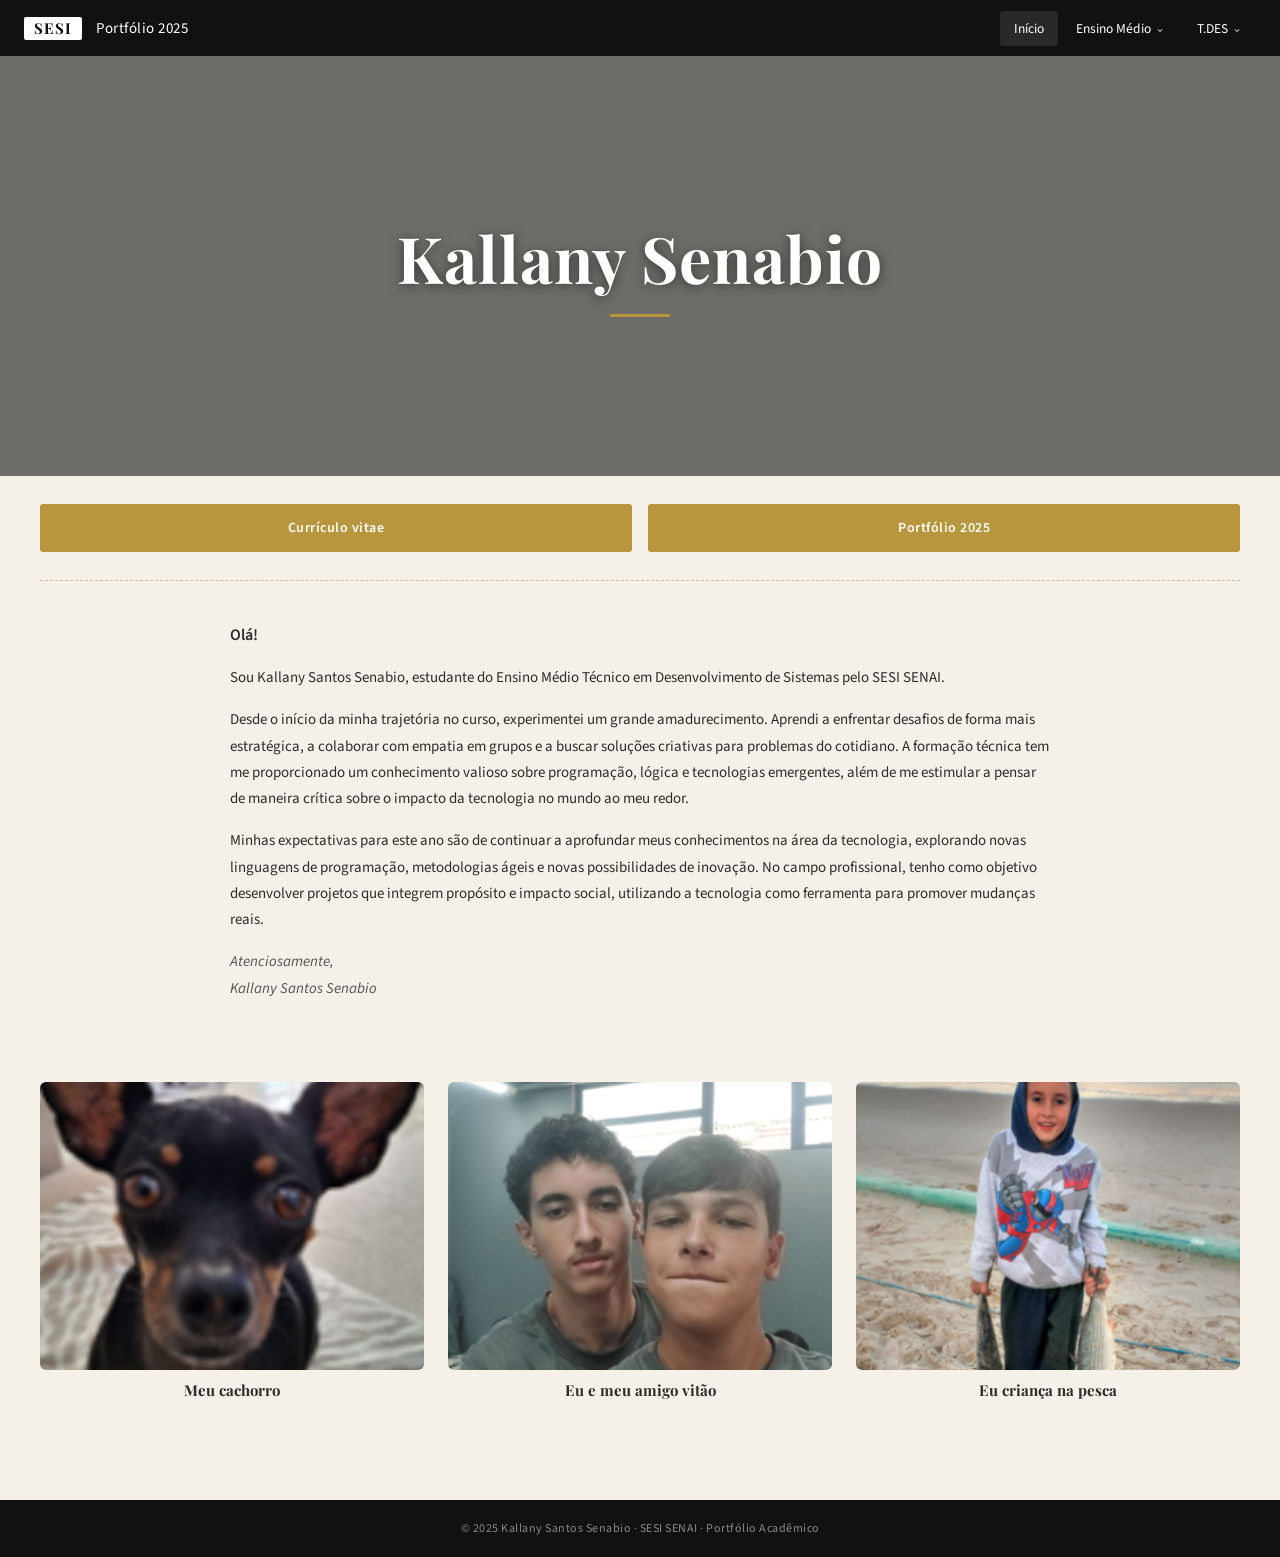
<file: index.html>
<!DOCTYPE html>
<html lang="pt-BR">
<head>
  <meta charset="UTF-8" />
  <meta name="viewport" content="width=device-width, initial-scale=1.0"/>
  <title>Portfólio 2025 – Kallany Senabio</title>
  <link rel="stylesheet" href="style.css" />
  <link href="https://fonts.googleapis.com/css2?family=Playfair+Display:wght@700&family=Source+Sans+3:wght@300;400;600&display=swap" rel="stylesheet"/>
</head>
<body>

  <!-- ===== NAVBAR ===== -->
  <nav class="navbar">
    <div class="nav-brand">
      <div class="logo-box">SESI</div>
      <span class="nav-title">Portfólio 2025</span>
    </div>
    <ul class="nav-links">
      <li><a href="index.html" class="active">Início</a></li>

      <li class="dropdown">
        <a href="#">Ensino Médio <span class="arrow">&#8964;</span></a>
        <ul class="dropdown-menu">
          <li class="dropdown sub-dropdown">
            <a href="#">Natureza <span class="arrow">&#8964;</span></a>
            <ul class="dropdown-menu sub-menu">
              <li><a href="natureza-trimestre1.html">1° Trimestre</a></li>
              <li><a href="natureza-trimestre2.html">2° Trimestre</a></li>
              <li><a href="natureza-trimestre3.html">3° Trimestre</a></li>
            </ul>
          </li>
          <li class="dropdown sub-dropdown">
            <a href="#">Humanas <span class="arrow">&#8964;</span></a>
            <ul class="dropdown-menu sub-menu">
              <li><a href="humanas-trimestre1.html">1° Trimestre</a></li>
              <li><a href="humanas-trimestre2.html">2° Trimestre</a></li>
              <li><a href="humanas-trimestre3.html">3° Trimestre</a></li>
            </ul>
          </li>
          <li class="dropdown sub-dropdown">
            <a href="#">Matemática <span class="arrow">&#8964;</span></a>
            <ul class="dropdown-menu sub-menu">
              <li><a href="matematica-trimestre1.html">1° Trimestre</a></li>
              <li><a href="matematica-trimestre2.html">2° Trimestre</a></li>
              <li><a href="matematica-trimestre3.html">3° Trimestre</a></li>
            </ul>
          </li>
          <li class="dropdown sub-dropdown">
            <a href="#">Linguagens <span class="arrow">&#8964;</span></a>
            <ul class="dropdown-menu sub-menu">
              <li><a href="linguagens-trimestre1.html">1° Trimestre</a></li>
              <li><a href="linguagens-trimestre2.html">2° Trimestre</a></li>
              <li><a href="linguagens-trimestre3.html">3° Trimestre</a></li>
            </ul>
          </li>
        </ul>
      </li>

      <li class="dropdown">
        <a href="#">T.DES <span class="arrow">&#8964;</span></a>
        <ul class="dropdown-menu">
          <li class="dropdown sub-dropdown">
            <a href="#">IOT <span class="arrow">&#8964;</span></a>
            <ul class="dropdown-menu sub-menu">
              <li><a href="iot-trimestre1.html">1° Trimestre</a></li>
              <li><a href="iot-trimestre2.html">2° Trimestre</a></li>
              <li><a href="iot-trimestre3.html">3° Trimestre</a></li>
            </ul>
          </li>
          <li class="dropdown sub-dropdown">
            <a href="#">Desonvolvimento de Sistemas <span class="arrow">&#8964;</span></a>
            <ul class="dropdown-menu sub-menu">
              <li><a href="modelagem-trimestre1.html">1° Trimestre</a></li>
              <li><a href="modelagem-trimestre2.html">2° Trimestre</a></li>
              <li><a href="modelagem-trimestre3.html">3° Trimestre</a></li>
            </ul>
          </li>
          <li class="dropdown sub-dropdown">
            <a href="#">Modelagem de Sistemas <span class="arrow">&#8964;</span></a>
            <ul class="dropdown-menu sub-menu">
              <li><a href="bancodados-trimestre1.html">1° Trimestre</a></li>
              <li><a href="bancodados-trimestre2.html">2° Trimestre</a></li>
              <li><a href="bancodados-trimestre3.html">3° Trimestre</a></li>
            </ul>
          </li>
        </ul>
      </li>
    </ul>

    <!-- Mobile hamburger -->
    <button class="hamburger" id="hamburger" aria-label="Menu">
      <span></span><span></span><span></span>
    </button>
  </nav>

  <!-- ===== HERO ===== -->
  <section class="hero" id="inicio">
    <div class="hero-overlay"></div>
    <div class="hero-content">
      <h1 class="hero-name">Kallany Senabio</h1>
      <div class="hero-line"></div>
    </div>
  </section>

  <!-- ===== BUTTONS ===== -->
  <section class="cta-buttons">
    <a href="https://docs.google.com/document/d/17HMfUzujecch92Jtl_a-K_3TIXs7KDgovwFM-imcPMQ/edit?usp=sharing" target="_blank" rel="noopener noreferrer" class="cta-btn">Currículo vitae</a>
    <a href="https://sites.google.com/estudante.sesisenai.org.br/portifolio2025kallany?usp=sharing" target="_blank" rel="noopener noreferrer" class="cta-btn">Portfólio 2025</a>
  </section>

  <hr class="divider" />

  <!-- ===== ABOUT ===== -->
  <section class="about" id="sobre">
    <div class="about-text">
      <p>Olá!</p>
      <p>Sou Kallany Santos Senabio, estudante do Ensino Médio Técnico em Desenvolvimento de Sistemas pelo SESI SENAI.</p>
      <p>
        Desde o início da minha trajetória no curso, experimentei um grande amadurecimento. Aprendi a enfrentar desafios de forma
        mais estratégica, a colaborar com empatia em grupos e a buscar soluções criativas para problemas do cotidiano. A formação
        técnica tem me proporcionado um conhecimento valioso sobre programação, lógica e tecnologias emergentes, além de me
        estimular a pensar de maneira crítica sobre o impacto da tecnologia no mundo ao meu redor.
      </p>
      <p>
        Minhas expectativas para este ano são de continuar a aprofundar meus conhecimentos na área da tecnologia, explorando
        novas linguagens de programação, metodologias ágeis e novas possibilidades de inovação. No campo profissional, tenho
        como objetivo desenvolver projetos que integrem propósito e impacto social, utilizando a tecnologia como ferramenta para
        promover mudanças reais.
      </p>
      <p class="sign">
        Atenciosamente,<br/>
        Kallany Santos Senabio
      </p>
    </div>
  </section>

  <!-- ===== GALLERY ===== -->
  <section class="gallery">
    <div class="gallery-item">
      <img src="cachorro.png" alt="Meu cachorro" class="gallery-img">
      <p class="gallery-label">Meu cachorro</p>
    </div>

    <div class="gallery-item">
      <img src="amigo.png" alt="Eu e meu amigo Vitão" class="gallery-img">
      <p class="gallery-label">Eu e meu amigo vitão</p>
    </div>

    <div class="gallery-item">
      <img src="crianca.png" alt="Eu criança na pesca" class="gallery-img">
      <p class="gallery-label">Eu criança na pesca</p>
    </div>
  </section>

  <!-- ===== FOOTER ===== -->
  <footer class="footer">
    <p>© 2025 Kallany Santos Senabio · SESI SENAI · Portfólio Acadêmico</p>
  </footer>

  <script src="script.js"></script>
</body>
</html>
</file>
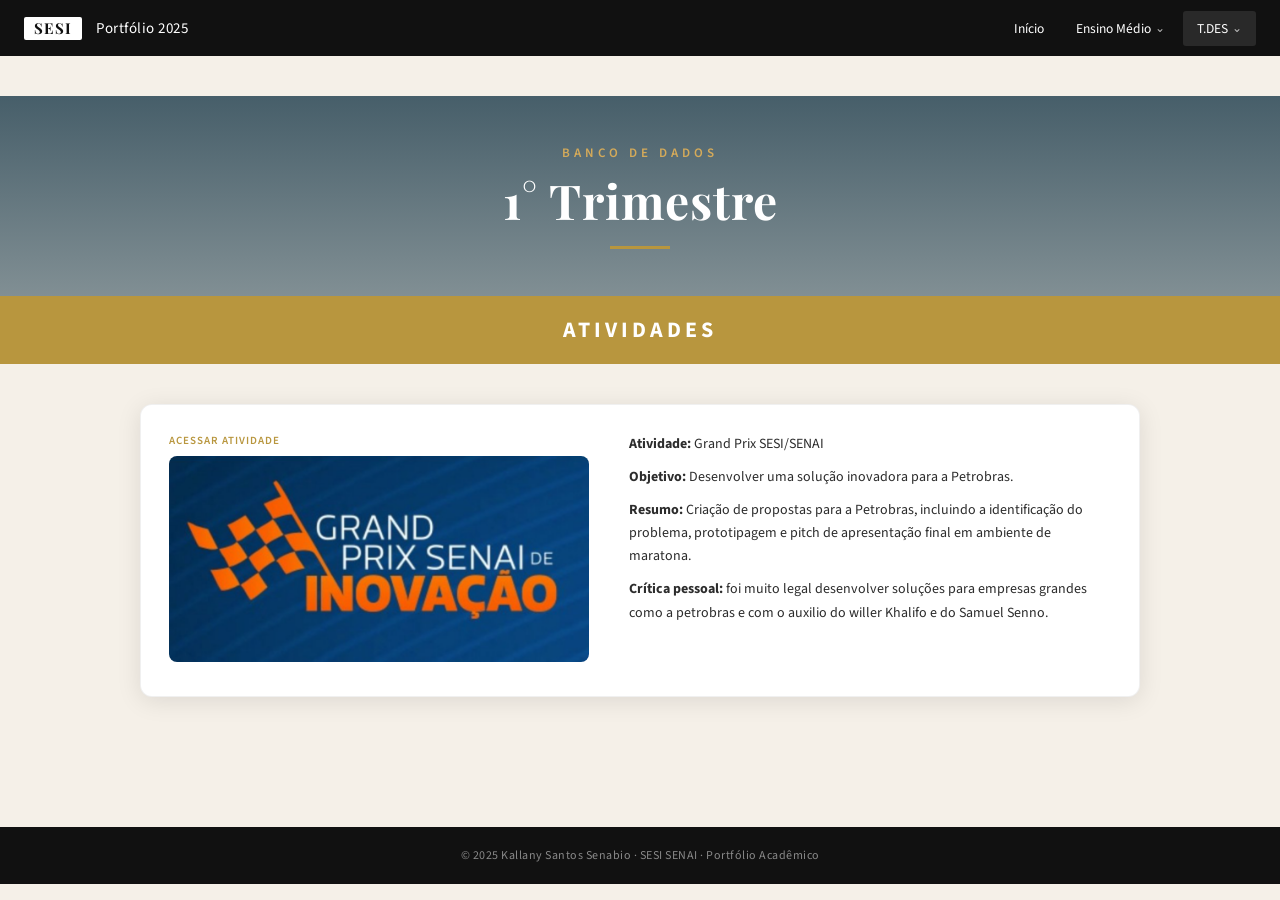
<file: bancodados-trimestre1.html>
<!DOCTYPE html>
<html lang="pt-BR">
<head>
  <meta charset="UTF-8" />
  <meta name="viewport" content="width=device-width, initial-scale=1.0"/>
  <title>Banco de Dados – 1° Trimestre | Portfólio 2025</title>
  <link rel="stylesheet" href="style.css" />
  <link href="https://fonts.googleapis.com/css2?family=Playfair+Display:wght@700&family=Source+Sans+3:wght@300;400;600&display=swap" rel="stylesheet"/>
</head>
<body>

  <nav class="navbar">
    <div class="nav-brand">
      <div class="logo-box">SESI</div>
      <span class="nav-title">Portfólio 2025</span>
    </div>
    <ul class="nav-links">
      <li><a href="index.html">Início</a></li>

      <li class="dropdown">
        <a href="#">Ensino Médio <span class="arrow">&#8964;</span></a>
        <ul class="dropdown-menu">
          <li class="dropdown sub-dropdown">
            <a href="#">Natureza <span class="arrow">&#8964;</span></a>
            <ul class="dropdown-menu sub-menu">
              <li><a href="natureza-trimestre1.html">1° Trimestre</a></li>
              <li><a href="natureza-trimestre2.html">2° Trimestre</a></li>
              <li><a href="natureza-trimestre3.html">3° Trimestre</a></li>
            </ul>
          </li>
          <li class="dropdown sub-dropdown">
            <a href="#">Humanas <span class="arrow">&#8964;</span></a>
            <ul class="dropdown-menu sub-menu">
              <li><a href="humanas-trimestre1.html">1° Trimestre</a></li>
              <li><a href="humanas-trimestre2.html">2° Trimestre</a></li>
              <li><a href="humanas-trimestre3.html">3° Trimestre</a></li>
            </ul>
          </li>
          <li class="dropdown sub-dropdown">
            <a href="#">Matemática <span class="arrow">&#8964;</span></a>
            <ul class="dropdown-menu sub-menu">
              <li><a href="matematica-trimestre1.html">1° Trimestre</a></li>
              <li><a href="matematica-trimestre2.html">2° Trimestre</a></li>
              <li><a href="matematica-trimestre3.html">3° Trimestre</a></li>
            </ul>
          </li>
          <li class="dropdown sub-dropdown">
            <a href="#">Linguagens <span class="arrow">&#8964;</span></a>
            <ul class="dropdown-menu sub-menu">
              <li><a href="linguagens-trimestre1.html">1° Trimestre</a></li>
              <li><a href="linguagens-trimestre2.html">2° Trimestre</a></li>
              <li><a href="linguagens-trimestre3.html">3° Trimestre</a></li>
            </ul>
          </li>
        </ul>
      </li>

      <li class="dropdown">
        <a href="#" class="active">T.DES <span class="arrow">&#8964;</span></a>
        <ul class="dropdown-menu">
          <li class="dropdown sub-dropdown">
            <a href="#" >IOT <span class="arrow">&#8964;</span></a>
            <ul class="dropdown-menu sub-menu">
              <li><a href="iot-trimestre1.html" >1° Trimestre</a></li>
              <li><a href="iot-trimestre2.html" >2° Trimestre</a></li>
              <li><a href="iot-trimestre3.html" >3° Trimestre</a></li>
            </ul>
          </li>
          <li class="dropdown sub-dropdown">
            <a href="#" >Modelagem de Sistemas <span class="arrow">&#8964;</span></a>
            <ul class="dropdown-menu sub-menu">
              <li><a href="modelagem-trimestre1.html" >1° Trimestre</a></li>
              <li><a href="modelagem-trimestre2.html" >2° Trimestre</a></li>
              <li><a href="modelagem-trimestre3.html" >3° Trimestre</a></li>
            </ul>
          </li>
          <li class="dropdown sub-dropdown">
            <a href="#" class="active">Banco de Dados <span class="arrow">&#8964;</span></a>
            <ul class="dropdown-menu sub-menu">
              <li><a href="bancodados-trimestre1.html" class="active">1° Trimestre</a></li>
              <li><a href="bancodados-trimestre2.html" >2° Trimestre</a></li>
              <li><a href="bancodados-trimestre3.html" >3° Trimestre</a></li>
            </ul>
          </li>
        </ul>
      </li>
    </ul>

    <button class="hamburger" id="hamburger" aria-label="Menu">
      <span></span><span></span><span></span>
    </button>
  </nav>

  <section class="trimestre-hero" style="background-image: url('https://images.unsplash.com/photo-1544383835-bda2bc66a55d?w=1400&q=80');">
    <div class="trimestre-overlay" style="background: linear-gradient(to bottom, #1b3a4acc, #1b3a4a88);"></div>
    <div class="trimestre-content">
      <p class="trimestre-subject">Banco de Dados</p>
      <h1>1° Trimestre</h1>
      <div class="hero-line"></div>
    </div>
  </section>

  <section class="atividades-header">
    <h2>ATIVIDADES</h2>
  </section>

   <!-- ===== ACTIVITY CARDS ===== -->
<section class="activity-section">

  <!-- Atividade 1 -->
  <div class="activity-card">
    <div class="embed-wrapper">
      <span class="embed-label">Acessar atividade</span>

      <!-- Botão com imagem -->
      <a href="https://docs.google.com/document/d/1kgF18gMB6YE7NU011xS1Ih7DKz9maJkfUA-p4ah3my8/edit?usp=sharing" target="_blank">
        <img 
          src="grindprix.png" 
          alt="Abrir atividade"
          class="activity-button-img">
      </a>

    </div>

    <div class="activity-info">
      <p><strong>Atividade:</strong>  Grand Prix SESI/SENAI</p>
      <p><strong>Objetivo:</strong> Desenvolver uma solução inovadora para a Petrobras.</p>
      <p><strong>Resumo:</strong> Criação de propostas para a Petrobras, incluindo a identificação do problema, prototipagem e pitch de apresentação final em ambiente de maratona.</p>
      <p><strong>Crítica pessoal:</strong> foi muito legal desenvolver soluções para empresas grandes como a petrobras e com o auxilio do willer Khalifo e do Samuel Senno.</p>


    </div>
  </div>
</section>

  <footer class="footer">
    <p>© 2025 Kallany Santos Senabio · SESI SENAI · Portfólio Acadêmico</p>
  </footer>

  <script src="script.js"></script>
</body>
</html>
</file>
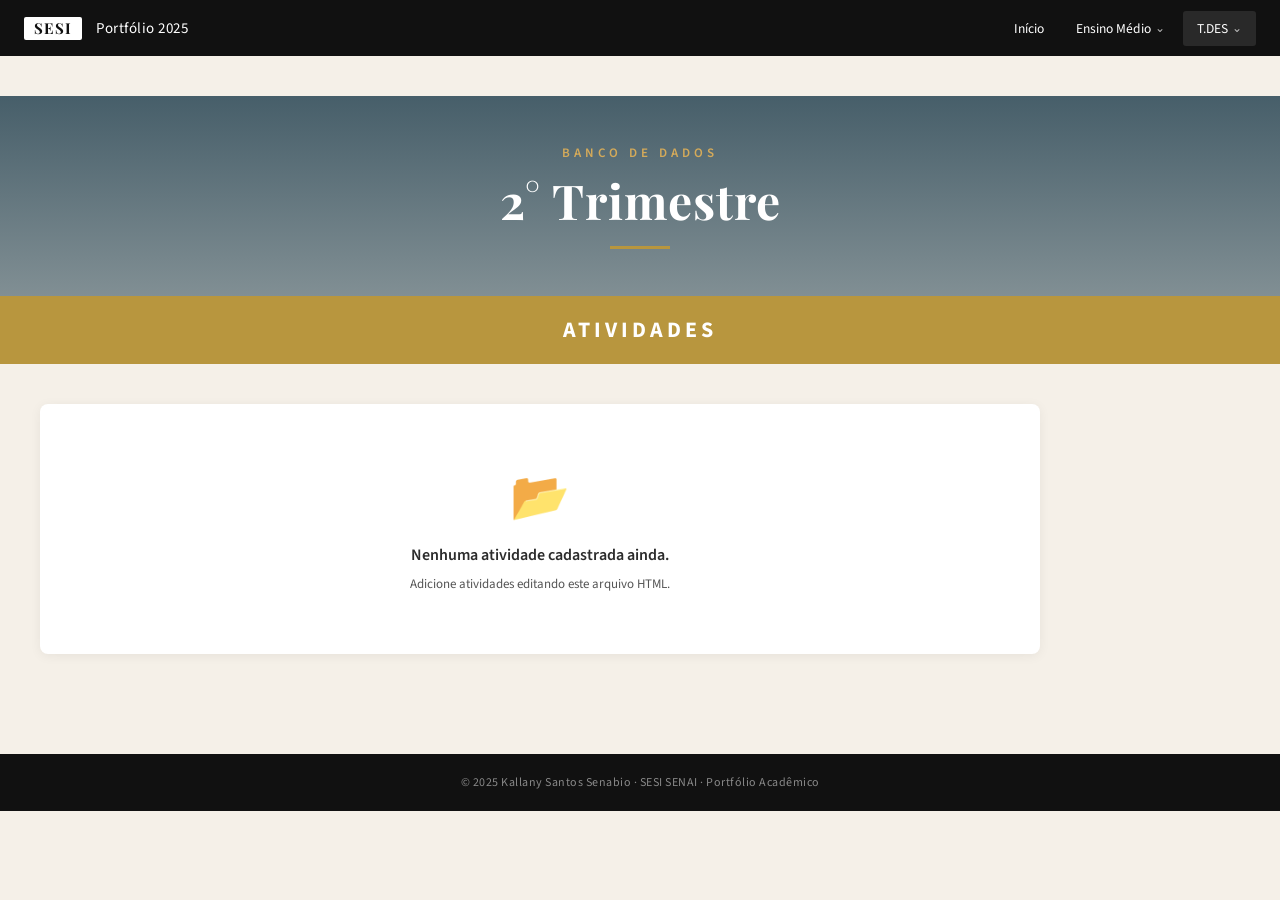
<file: bancodados-trimestre2.html>
<!DOCTYPE html>
<html lang="pt-BR">
<head>
  <meta charset="UTF-8" />
  <meta name="viewport" content="width=device-width, initial-scale=1.0"/>
  <title>Banco de Dados – 2° Trimestre | Portfólio 2025</title>
  <link rel="stylesheet" href="style.css" />
  <link href="https://fonts.googleapis.com/css2?family=Playfair+Display:wght@700&family=Source+Sans+3:wght@300;400;600&display=swap" rel="stylesheet"/>
</head>
<body>

  <nav class="navbar">
    <div class="nav-brand">
      <div class="logo-box">SESI</div>
      <span class="nav-title">Portfólio 2025</span>
    </div>
    <ul class="nav-links">
      <li><a href="index.html">Início</a></li>

      <li class="dropdown">
        <a href="#">Ensino Médio <span class="arrow">&#8964;</span></a>
        <ul class="dropdown-menu">
          <li class="dropdown sub-dropdown">
            <a href="#">Natureza <span class="arrow">&#8964;</span></a>
            <ul class="dropdown-menu sub-menu">
              <li><a href="natureza-trimestre1.html">1° Trimestre</a></li>
              <li><a href="natureza-trimestre2.html">2° Trimestre</a></li>
              <li><a href="natureza-trimestre3.html">3° Trimestre</a></li>
            </ul>
          </li>
          <li class="dropdown sub-dropdown">
            <a href="#">Humanas <span class="arrow">&#8964;</span></a>
            <ul class="dropdown-menu sub-menu">
              <li><a href="humanas-trimestre1.html">1° Trimestre</a></li>
              <li><a href="humanas-trimestre2.html">2° Trimestre</a></li>
              <li><a href="humanas-trimestre3.html">3° Trimestre</a></li>
            </ul>
          </li>
          <li class="dropdown sub-dropdown">
            <a href="#">Matemática <span class="arrow">&#8964;</span></a>
            <ul class="dropdown-menu sub-menu">
              <li><a href="matematica-trimestre1.html">1° Trimestre</a></li>
              <li><a href="matematica-trimestre2.html">2° Trimestre</a></li>
              <li><a href="matematica-trimestre3.html">3° Trimestre</a></li>
            </ul>
          </li>
          <li class="dropdown sub-dropdown">
            <a href="#">Linguagens <span class="arrow">&#8964;</span></a>
            <ul class="dropdown-menu sub-menu">
              <li><a href="linguagens-trimestre1.html">1° Trimestre</a></li>
              <li><a href="linguagens-trimestre2.html">2° Trimestre</a></li>
              <li><a href="linguagens-trimestre3.html">3° Trimestre</a></li>
            </ul>
          </li>
        </ul>
      </li>

      <li class="dropdown">
        <a href="#" class="active">T.DES <span class="arrow">&#8964;</span></a>
        <ul class="dropdown-menu">
          <li class="dropdown sub-dropdown">
            <a href="#" >IOT <span class="arrow">&#8964;</span></a>
            <ul class="dropdown-menu sub-menu">
              <li><a href="iot-trimestre1.html" >1° Trimestre</a></li>
              <li><a href="iot-trimestre2.html" >2° Trimestre</a></li>
              <li><a href="iot-trimestre3.html" >3° Trimestre</a></li>
            </ul>
          </li>
          <li class="dropdown sub-dropdown">
            <a href="#" >Modelagem de Sistemas <span class="arrow">&#8964;</span></a>
            <ul class="dropdown-menu sub-menu">
              <li><a href="modelagem-trimestre1.html" >1° Trimestre</a></li>
              <li><a href="modelagem-trimestre2.html" >2° Trimestre</a></li>
              <li><a href="modelagem-trimestre3.html" >3° Trimestre</a></li>
            </ul>
          </li>
          <li class="dropdown sub-dropdown">
            <a href="#" class="active">Banco de Dados <span class="arrow">&#8964;</span></a>
            <ul class="dropdown-menu sub-menu">
              <li><a href="bancodados-trimestre1.html" >1° Trimestre</a></li>
              <li><a href="bancodados-trimestre2.html" class="active">2° Trimestre</a></li>
              <li><a href="bancodados-trimestre3.html" >3° Trimestre</a></li>
            </ul>
          </li>
        </ul>
      </li>
    </ul>

    <button class="hamburger" id="hamburger" aria-label="Menu">
      <span></span><span></span><span></span>
    </button>
  </nav>

  <section class="trimestre-hero" style="background-image: url('https://images.unsplash.com/photo-1544383835-bda2bc66a55d?w=1400&q=80');">
    <div class="trimestre-overlay" style="background: linear-gradient(to bottom, #1b3a4acc, #1b3a4a88);"></div>
    <div class="trimestre-content">
      <p class="trimestre-subject">Banco de Dados</p>
      <h1>2° Trimestre</h1>
      <div class="hero-line"></div>
    </div>
  </section>

  <section class="atividades-header">
    <h2>ATIVIDADES</h2>
  </section>

  <section class="activity-section">
    <div class="empty-state">
      <div class="empty-icon">📂</div>
      <p>Nenhuma atividade cadastrada ainda.</p>
      <span>Adicione atividades editando este arquivo HTML.</span>
    </div>

    <!--
      Para adicionar uma atividade, copie e cole o bloco abaixo:

      <div class="activity-card">
        <div class="embed-wrapper">
          <span class="embed-label">Acessar atividade</span>
          <a href="URL_DA_ATIVIDADE" target="_blank">
            <img src="NOME_DA_IMAGEM.png" alt="Abrir atividade" class="activity-button-img">
          </a>
        </div>
        <div class="activity-info">
          <p><strong>Atividade:</strong> Nome da atividade</p>
          <p><strong>Habilidades desenvolvidas:</strong> ...</p>
          <p><strong>Objetivo:</strong> ...</p>
          <p><strong>Resumo:</strong> ...</p>
          <p><strong>Crítica pessoal:</strong> ...</p>
        </div>
      </div>
    -->
  </section>

  <footer class="footer">
    <p>© 2025 Kallany Santos Senabio · SESI SENAI · Portfólio Acadêmico</p>
  </footer>

  <script src="script.js"></script>
</body>
</html>
</file>
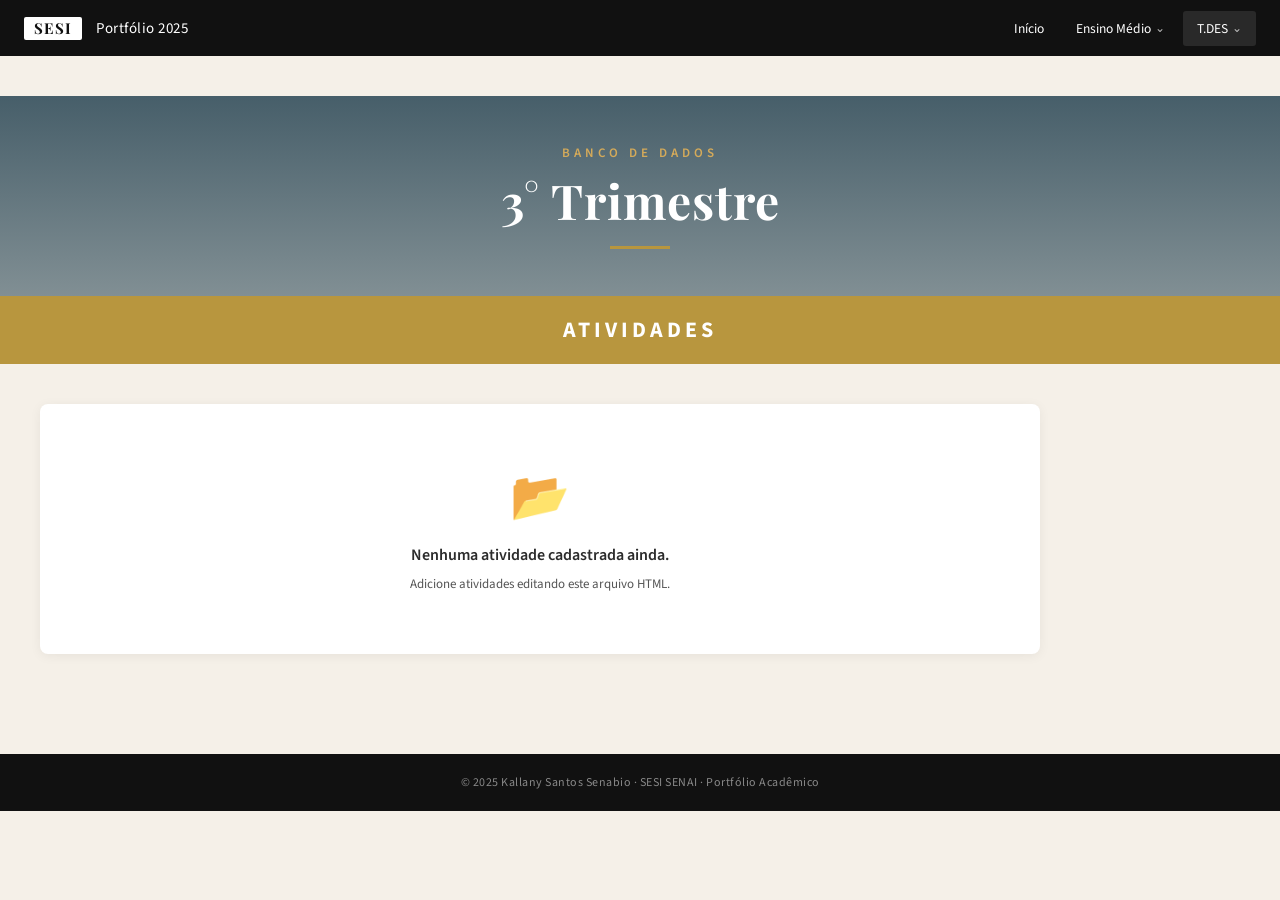
<file: bancodados-trimestre3.html>
<!DOCTYPE html>
<html lang="pt-BR">
<head>
  <meta charset="UTF-8" />
  <meta name="viewport" content="width=device-width, initial-scale=1.0"/>
  <title>Banco de Dados – 3° Trimestre | Portfólio 2025</title>
  <link rel="stylesheet" href="style.css" />
  <link href="https://fonts.googleapis.com/css2?family=Playfair+Display:wght@700&family=Source+Sans+3:wght@300;400;600&display=swap" rel="stylesheet"/>
</head>
<body>

  <nav class="navbar">
    <div class="nav-brand">
      <div class="logo-box">SESI</div>
      <span class="nav-title">Portfólio 2025</span>
    </div>
    <ul class="nav-links">
      <li><a href="index.html">Início</a></li>

      <li class="dropdown">
        <a href="#">Ensino Médio <span class="arrow">&#8964;</span></a>
        <ul class="dropdown-menu">
          <li class="dropdown sub-dropdown">
            <a href="#">Natureza <span class="arrow">&#8964;</span></a>
            <ul class="dropdown-menu sub-menu">
              <li><a href="natureza-trimestre1.html">1° Trimestre</a></li>
              <li><a href="natureza-trimestre2.html">2° Trimestre</a></li>
              <li><a href="natureza-trimestre3.html">3° Trimestre</a></li>
            </ul>
          </li>
          <li class="dropdown sub-dropdown">
            <a href="#">Humanas <span class="arrow">&#8964;</span></a>
            <ul class="dropdown-menu sub-menu">
              <li><a href="humanas-trimestre1.html">1° Trimestre</a></li>
              <li><a href="humanas-trimestre2.html">2° Trimestre</a></li>
              <li><a href="humanas-trimestre3.html">3° Trimestre</a></li>
            </ul>
          </li>
          <li class="dropdown sub-dropdown">
            <a href="#">Matemática <span class="arrow">&#8964;</span></a>
            <ul class="dropdown-menu sub-menu">
              <li><a href="matematica-trimestre1.html">1° Trimestre</a></li>
              <li><a href="matematica-trimestre2.html">2° Trimestre</a></li>
              <li><a href="matematica-trimestre3.html">3° Trimestre</a></li>
            </ul>
          </li>
          <li class="dropdown sub-dropdown">
            <a href="#">Linguagens <span class="arrow">&#8964;</span></a>
            <ul class="dropdown-menu sub-menu">
              <li><a href="linguagens-trimestre1.html">1° Trimestre</a></li>
              <li><a href="linguagens-trimestre2.html">2° Trimestre</a></li>
              <li><a href="linguagens-trimestre3.html">3° Trimestre</a></li>
            </ul>
          </li>
        </ul>
      </li>

      <li class="dropdown">
        <a href="#" class="active">T.DES <span class="arrow">&#8964;</span></a>
        <ul class="dropdown-menu">
          <li class="dropdown sub-dropdown">
            <a href="#" >IOT <span class="arrow">&#8964;</span></a>
            <ul class="dropdown-menu sub-menu">
              <li><a href="iot-trimestre1.html" >1° Trimestre</a></li>
              <li><a href="iot-trimestre2.html" >2° Trimestre</a></li>
              <li><a href="iot-trimestre3.html" >3° Trimestre</a></li>
            </ul>
          </li>
          <li class="dropdown sub-dropdown">
            <a href="#" >Modelagem de Sistemas <span class="arrow">&#8964;</span></a>
            <ul class="dropdown-menu sub-menu">
              <li><a href="modelagem-trimestre1.html" >1° Trimestre</a></li>
              <li><a href="modelagem-trimestre2.html" >2° Trimestre</a></li>
              <li><a href="modelagem-trimestre3.html" >3° Trimestre</a></li>
            </ul>
          </li>
          <li class="dropdown sub-dropdown">
            <a href="#" class="active">Banco de Dados <span class="arrow">&#8964;</span></a>
            <ul class="dropdown-menu sub-menu">
              <li><a href="bancodados-trimestre1.html" >1° Trimestre</a></li>
              <li><a href="bancodados-trimestre2.html" >2° Trimestre</a></li>
              <li><a href="bancodados-trimestre3.html" class="active">3° Trimestre</a></li>
            </ul>
          </li>
        </ul>
      </li>
    </ul>

    <button class="hamburger" id="hamburger" aria-label="Menu">
      <span></span><span></span><span></span>
    </button>
  </nav>

  <section class="trimestre-hero" style="background-image: url('https://images.unsplash.com/photo-1544383835-bda2bc66a55d?w=1400&q=80');">
    <div class="trimestre-overlay" style="background: linear-gradient(to bottom, #1b3a4acc, #1b3a4a88);"></div>
    <div class="trimestre-content">
      <p class="trimestre-subject">Banco de Dados</p>
      <h1>3° Trimestre</h1>
      <div class="hero-line"></div>
    </div>
  </section>

  <section class="atividades-header">
    <h2>ATIVIDADES</h2>
  </section>

  <section class="activity-section">
    <div class="empty-state">
      <div class="empty-icon">📂</div>
      <p>Nenhuma atividade cadastrada ainda.</p>
      <span>Adicione atividades editando este arquivo HTML.</span>
    </div>

    <!--
      Para adicionar uma atividade, copie e cole o bloco abaixo:

      <div class="activity-card">
        <div class="embed-wrapper">
          <span class="embed-label">Acessar atividade</span>
          <a href="URL_DA_ATIVIDADE" target="_blank">
            <img src="NOME_DA_IMAGEM.png" alt="Abrir atividade" class="activity-button-img">
          </a>
        </div>
        <div class="activity-info">
          <p><strong>Atividade:</strong> Nome da atividade</p>
          <p><strong>Habilidades desenvolvidas:</strong> ...</p>
          <p><strong>Objetivo:</strong> ...</p>
          <p><strong>Resumo:</strong> ...</p>
          <p><strong>Crítica pessoal:</strong> ...</p>
        </div>
      </div>
    -->
  </section>

  <footer class="footer">
    <p>© 2025 Kallany Santos Senabio · SESI SENAI · Portfólio Acadêmico</p>
  </footer>

  <script src="script.js"></script>
</body>
</html>
</file>
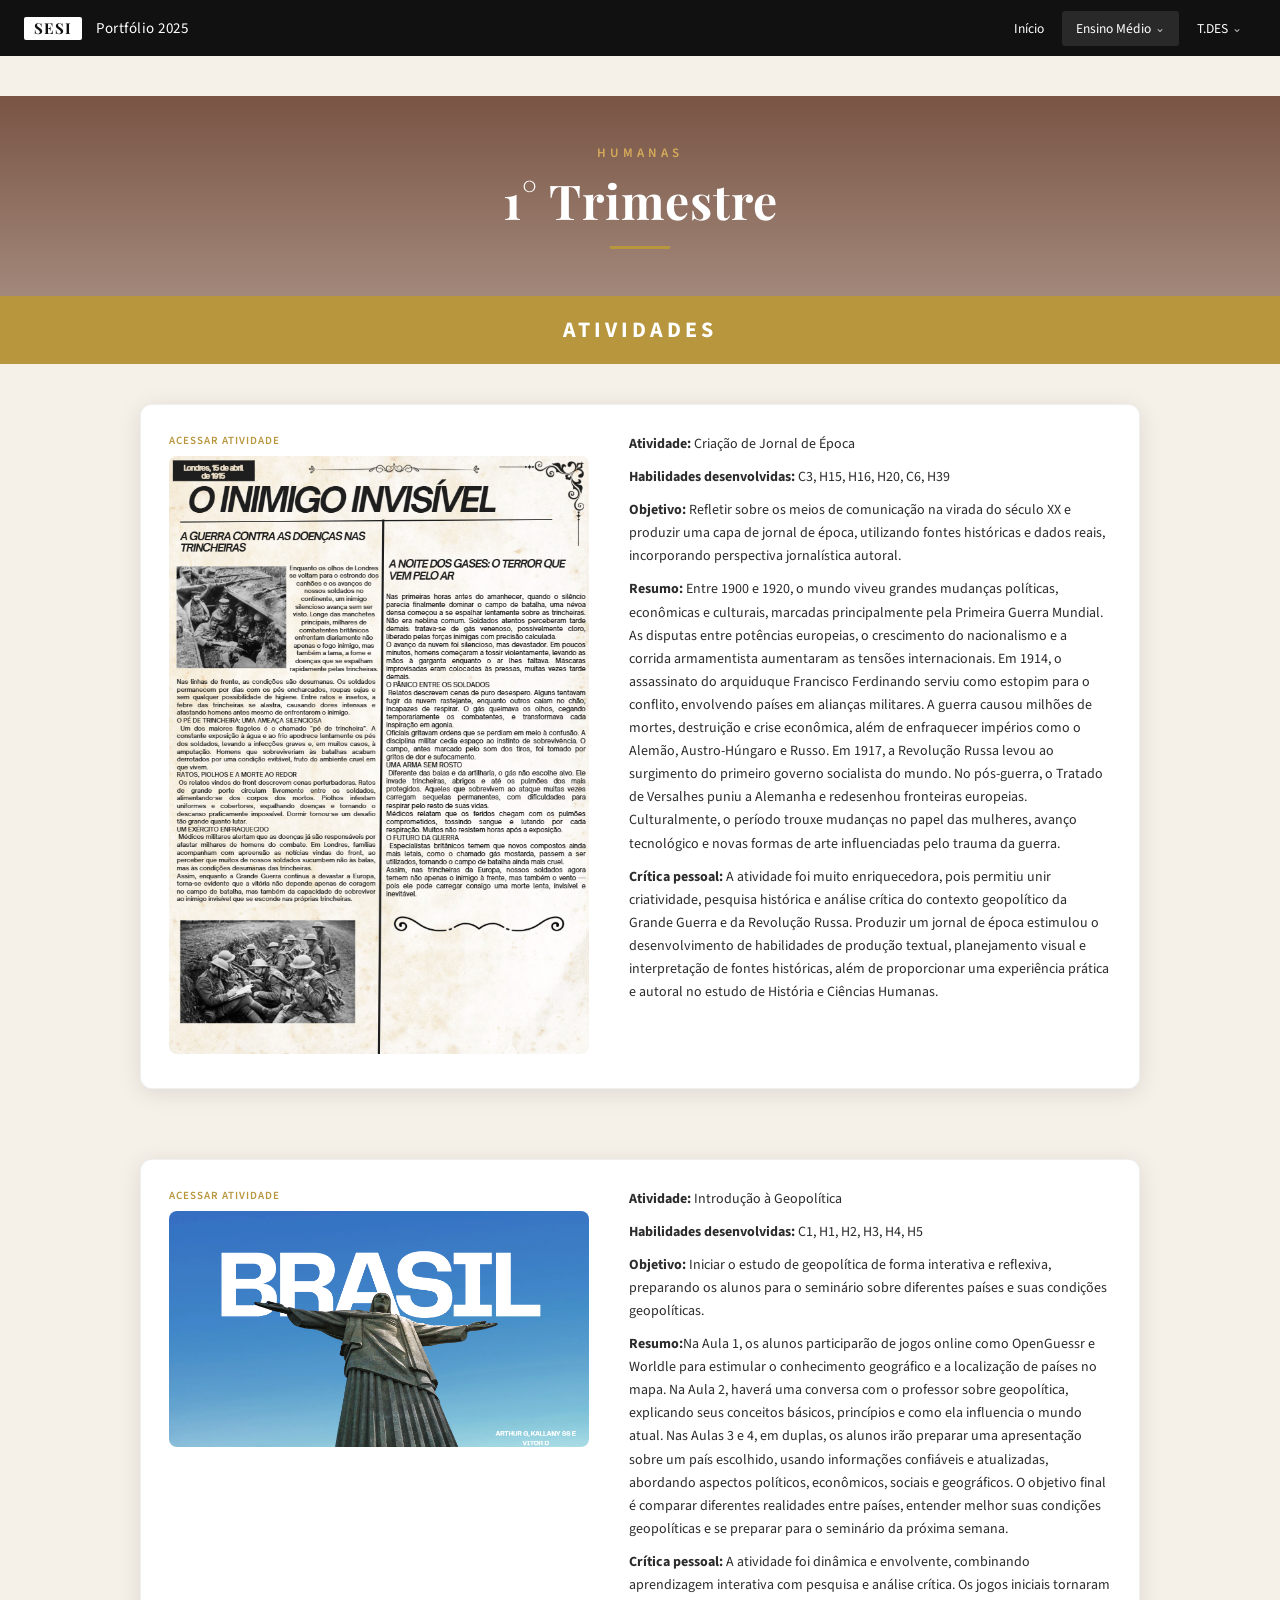
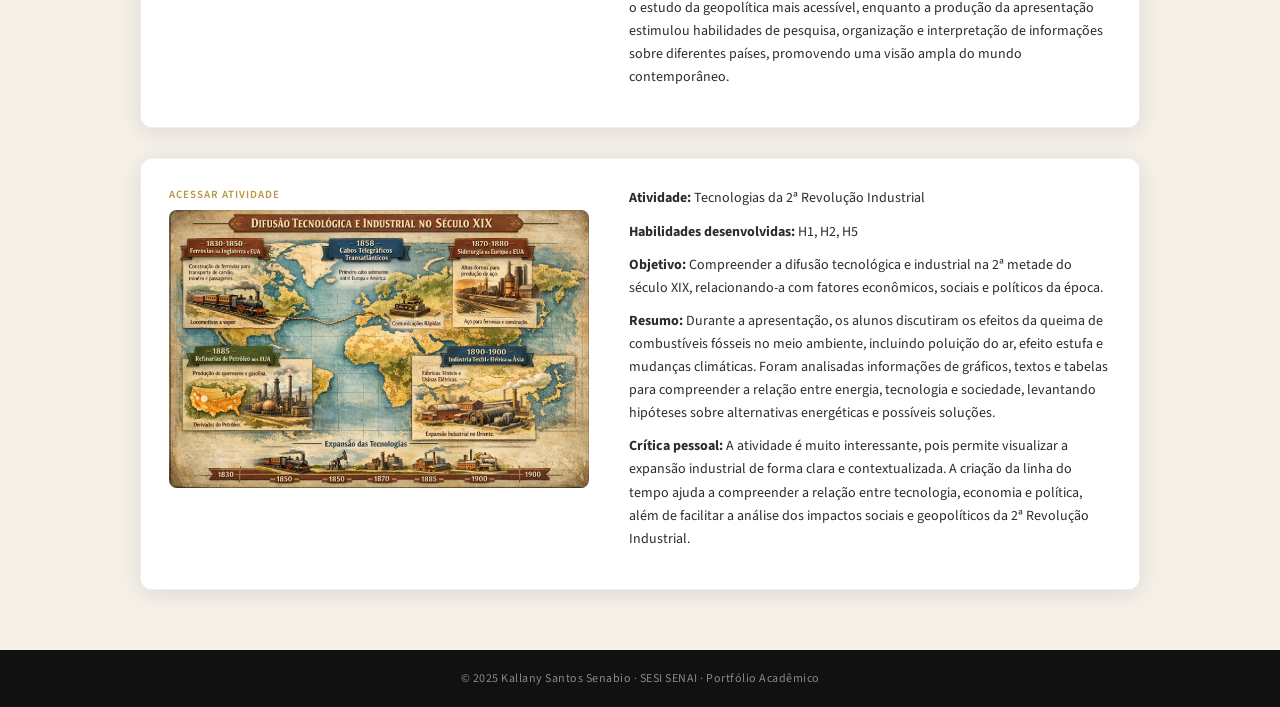
<file: humanas-trimestre1.html>
<!DOCTYPE html>
<html lang="pt-BR">
<head>
  <meta charset="UTF-8" />
  <meta name="viewport" content="width=device-width, initial-scale=1.0"/>
  <title>Humanas – 1° Trimestre | Portfólio 2025</title>
  <link rel="stylesheet" href="style.css" />
  <link href="https://fonts.googleapis.com/css2?family=Playfair+Display:wght@700&family=Source+Sans+3:wght@300;400;600&display=swap" rel="stylesheet"/>
</head>
<body>

  <nav class="navbar">
    <div class="nav-brand">
      <div class="logo-box">SESI</div>
      <span class="nav-title">Portfólio 2025</span>
    </div>
    <ul class="nav-links">
      <li><a href="index.html">Início</a></li>

      <li class="dropdown">
        <a href="#" class="active">Ensino Médio <span class="arrow">&#8964;</span></a>
        <ul class="dropdown-menu">
          <li class="dropdown sub-dropdown">
            <a href="#" >Natureza <span class="arrow">&#8964;</span></a>
            <ul class="dropdown-menu sub-menu">
              <li><a href="natureza-trimestre1.html" >1° Trimestre</a></li>
              <li><a href="natureza-trimestre2.html" >2° Trimestre</a></li>
              <li><a href="natureza-trimestre3.html" >3° Trimestre</a></li>
            </ul>
          </li>
          <li class="dropdown sub-dropdown">
            <a href="#" class="active">Humanas <span class="arrow">&#8964;</span></a>
            <ul class="dropdown-menu sub-menu">
              <li><a href="humanas-trimestre1.html" class="active">1° Trimestre</a></li>
              <li><a href="humanas-trimestre2.html" >2° Trimestre</a></li>
              <li><a href="humanas-trimestre3.html" >3° Trimestre</a></li>
            </ul>
          </li>
          <li class="dropdown sub-dropdown">
            <a href="#" >Matematica <span class="arrow">&#8964;</span></a>
            <ul class="dropdown-menu sub-menu">
              <li><a href="matematica-trimestre1.html" >1° Trimestre</a></li>
              <li><a href="matematica-trimestre2.html" >2° Trimestre</a></li>
              <li><a href="matematica-trimestre3.html" >3° Trimestre</a></li>
            </ul>
          </li>
          <li class="dropdown sub-dropdown">
            <a href="#" >Linguagens <span class="arrow">&#8964;</span></a>
            <ul class="dropdown-menu sub-menu">
              <li><a href="linguagens-trimestre1.html" >1° Trimestre</a></li>
              <li><a href="linguagens-trimestre2.html" >2° Trimestre</a></li>
              <li><a href="linguagens-trimestre3.html" >3° Trimestre</a></li>
            </ul>
          </li>
        </ul>
      </li>

      <li class="dropdown">
        <a href="#">T.DES <span class="arrow">&#8964;</span></a>
        <ul class="dropdown-menu">
          <li><a href="#">Fundamentos de Tecnologia</a></li>
          <li><a href="#">Fundamentos de Eletrônica</a></li>
          <li><a href="#">Lógica Computacional</a></li>
          <li><a href="#">Fundamentos De Rede</a></li>
          <li><a href="#">Fundamentos de Banco de Dados</a></li>
        </ul>
      </li>
    </ul>

    <button class="hamburger" id="hamburger" aria-label="Menu">
      <span></span><span></span><span></span>
    </button>
  </nav>

  <!-- ===== HERO ===== -->
  <section class="trimestre-hero" style="background-image: url('https://images.unsplash.com/photo-1461360370896-922624d12aa1?w=1400&q=80');">
    <div class="trimestre-overlay" style="background: linear-gradient(to bottom, #5a2d1bcc, #5a2d1b88);"></div>
    <div class="trimestre-content">
      <p class="trimestre-subject">Humanas</p>
      <h1>1° Trimestre</h1>
      <div class="hero-line"></div>
    </div>
  </section>

  <!-- ===== ATIVIDADES HEADER ===== -->
  <section class="atividades-header">
    <h2>ATIVIDADES</h2>
  </section>

  <!-- ===== ACTIVITY CARDS ===== -->
<section class="activity-section">

  <!-- Atividade 1 -->
  <div class="activity-card">
    <div class="embed-wrapper">
      <span class="embed-label">Acessar atividade</span>

      <!-- Botão com imagem -->
      <a href="https://www.canva.com/design/DAHFn4COv9E/m7Xb13WRXsrH99PFpzumuQ/view" target="_blank">
        <img 
          src="jornal.png" 
          alt="Abrir atividade"
          class="activity-button-img">
      </a>

    </div>

    <div class="activity-info">
      <p><strong>Atividade:</strong>  Criação de Jornal de Época</p>
      <p><strong>Habilidades desenvolvidas:</strong> C3, H15, H16, H20, C6, H39 </p>
      <p><strong>Objetivo:</strong> Refletir sobre os meios de comunicação na virada do século XX e produzir uma capa de jornal de época, utilizando fontes históricas e dados reais, incorporando perspectiva jornalística autoral.</p>
      <p><strong>Resumo:</strong> Entre 1900 e 1920, o mundo viveu grandes mudanças políticas, econômicas e culturais, marcadas principalmente pela Primeira Guerra Mundial. As disputas entre potências europeias, o crescimento do nacionalismo e a corrida armamentista aumentaram as tensões internacionais. Em 1914, o assassinato do arquiduque Francisco Ferdinando serviu como estopim para o conflito, envolvendo países em alianças militares. A guerra causou milhões de mortes, destruição e crise econômica, além de enfraquecer impérios como o Alemão, Austro-Húngaro e Russo. Em 1917, a Revolução Russa levou ao surgimento do primeiro governo socialista do mundo. No pós-guerra, o Tratado de Versalhes puniu a Alemanha e redesenhou fronteiras europeias. Culturalmente, o período trouxe mudanças no papel das mulheres, avanço tecnológico e novas formas de arte influenciadas pelo trauma da guerra.</p>
      <p><strong>Crítica pessoal:</strong> A atividade foi muito enriquecedora, pois permitiu unir criatividade, pesquisa histórica e análise crítica do contexto geopolítico da Grande Guerra e da Revolução Russa. Produzir um jornal de época estimulou o desenvolvimento de habilidades de produção textual, planejamento visual e interpretação de fontes históricas, além de proporcionar uma experiência prática e autoral no estudo de História e Ciências Humanas.</p>


    </div>
  </div>
</section>

    <!-- Atividade 2 -->
  <div class="activity-card">
    <div class="embed-wrapper">
      <span class="embed-label">Acessar atividade</span>

      <!-- Botão com imagem -->
      <a href="https://canva.link/uv49kcip8w8l7qd" target="_blank">
        <img 
          src="brasil.png" 
          alt="Abrir atividade"
          class="activity-button-img">
      </a>

    </div>

    <div class="activity-info">
      <p><strong>Atividade:</strong> Introdução à Geopolítica </p>
      <p><strong>Habilidades desenvolvidas:</strong> C1, H1, H2, H3, H4, H5 </p>
      <p><strong>Objetivo:</strong>  Iniciar o estudo de geopolítica de forma interativa e reflexiva, preparando os alunos para o seminário sobre diferentes países e suas condições geopolíticas.</p>
      <p><strong>Resumo:</strong>Na Aula 1, os alunos participarão de jogos online como OpenGuessr e Worldle para estimular o conhecimento geográfico e a localização de países no mapa. Na Aula 2, haverá uma conversa com o professor sobre geopolítica, explicando seus conceitos básicos, princípios e como ela influencia o mundo atual. Nas Aulas 3 e 4, em duplas, os alunos irão preparar uma apresentação sobre um país escolhido, usando informações confiáveis e atualizadas, abordando aspectos políticos, econômicos, sociais e geográficos. O objetivo final é comparar diferentes realidades entre países, entender melhor suas condições geopolíticas e se preparar para o seminário da próxima semana. </p>
      <p><strong>Crítica pessoal:</strong> A atividade foi dinâmica e envolvente, combinando aprendizagem interativa com pesquisa e análise crítica. Os jogos iniciais tornaram o estudo da geopolítica mais acessível, enquanto a produção da apresentação estimulou habilidades de pesquisa, organização e interpretação de informações sobre diferentes países, promovendo uma visão ampla do mundo contemporâneo.</p>
    </div>

  </div>
  

  <!-- Atividade 3 -->
  <div class="activity-card">
    <div class="embed-wrapper">
      <span class="embed-label">Acessar atividade</span>

      <!-- Botão com imagem -->
      <a href="https://canva.link/gfa54ny3njgky1p" target="_blank">
        <img 
          src="mapamundi.png" 
          alt="Abrir atividade"
          class="activity-button-img">
      </a>

    </div>

    <div class="activity-info">
      <p><strong>Atividade:</strong> Tecnologias da 2ª Revolução Industrial</p>
      <p><strong>Habilidades desenvolvidas:</strong> H1, H2, H5 </p>
      <p><strong>Objetivo:</strong> Compreender a difusão tecnológica e industrial na 2ª metade do século XIX, relacionando-a com fatores econômicos, sociais e políticos da época.</p>
      <p><strong>Resumo:</strong> Durante a apresentação, os alunos discutiram os efeitos da queima de combustíveis fósseis no meio ambiente, incluindo poluição do ar, efeito estufa e mudanças climáticas. Foram analisadas informações de gráficos, textos e tabelas para compreender a relação entre energia, tecnologia e sociedade, levantando hipóteses sobre alternativas energéticas e possíveis soluções. </p>
      <p><strong>Crítica pessoal:</strong>  A atividade é muito interessante, pois permite visualizar a expansão industrial de forma clara e contextualizada. A criação da linha do tempo ajuda a compreender a relação entre tecnologia, economia e política, além de facilitar a análise dos impactos sociais e geopolíticos da 2ª Revolução Industrial.</p>
    </div>

  </div>

  <!-- ===== FOOTER ===== -->
  <footer class="footer">
    <p>© 2025 Kallany Santos Senabio · SESI SENAI · Portfólio Acadêmico</p>
  </footer>

  <script src="script.js"></script>
</body>
</html>
</file>
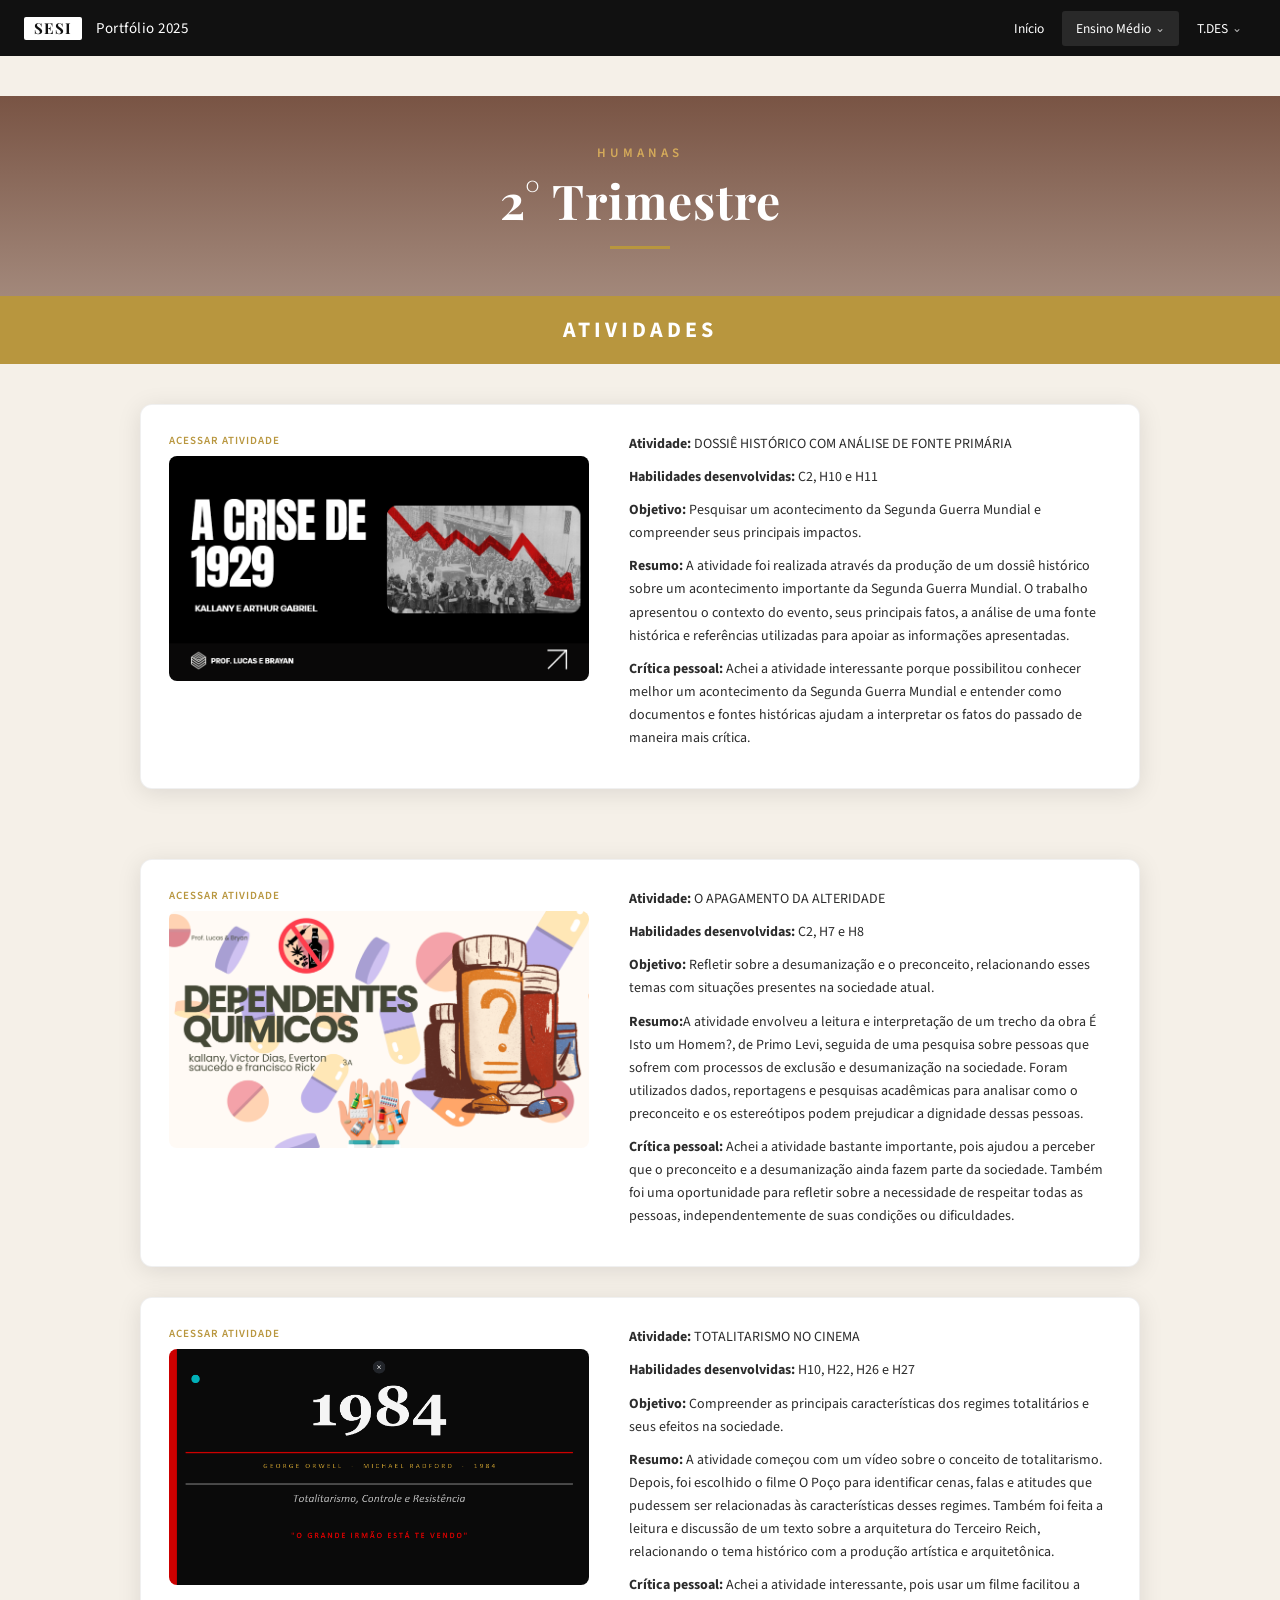
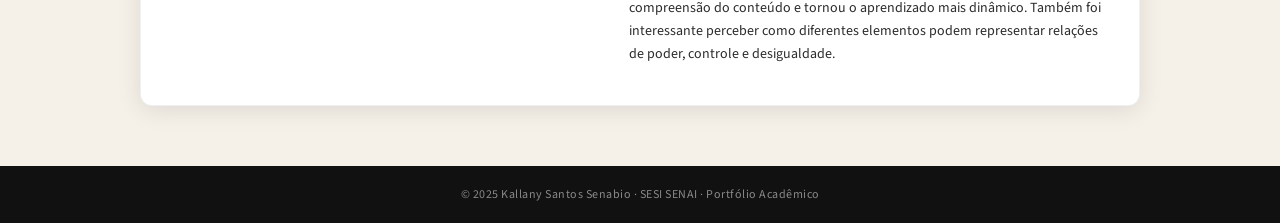
<file: humanas-trimestre2.html>
<!DOCTYPE html>
<html lang="pt-BR">
<head>
  <meta charset="UTF-8" />
  <meta name="viewport" content="width=device-width, initial-scale=1.0"/>
  <title>Humanas – 2° Trimestre | Portfólio 2025</title>
  <link rel="stylesheet" href="style.css" />
  <link href="https://fonts.googleapis.com/css2?family=Playfair+Display:wght@700&family=Source+Sans+3:wght@300;400;600&display=swap" rel="stylesheet"/>
</head>
<body>

  <nav class="navbar">
    <div class="nav-brand">
      <div class="logo-box">SESI</div>
      <span class="nav-title">Portfólio 2025</span>
    </div>
    <ul class="nav-links">
      <li><a href="index.html">Início</a></li>

      <li class="dropdown">
        <a href="#" class="active">Ensino Médio <span class="arrow">&#8964;</span></a>
        <ul class="dropdown-menu">
          <li class="dropdown sub-dropdown">
            <a href="#" >Natureza <span class="arrow">&#8964;</span></a>
            <ul class="dropdown-menu sub-menu">
              <li><a href="natureza-trimestre1.html" >1° Trimestre</a></li>
              <li><a href="natureza-trimestre2.html" >2° Trimestre</a></li>
              <li><a href="natureza-trimestre3.html" >3° Trimestre</a></li>
            </ul>
          </li>
          <li class="dropdown sub-dropdown">
            <a href="#" class="active">Humanas <span class="arrow">&#8964;</span></a>
            <ul class="dropdown-menu sub-menu">
              <li><a href="humanas-trimestre1.html" class="active">1° Trimestre</a></li>
              <li><a href="humanas-trimestre2.html" >2° Trimestre</a></li>
              <li><a href="humanas-trimestre3.html" >3° Trimestre</a></li>
            </ul>
          </li>
          <li class="dropdown sub-dropdown">
            <a href="#" >Matematica <span class="arrow">&#8964;</span></a>
            <ul class="dropdown-menu sub-menu">
              <li><a href="matematica-trimestre1.html" >1° Trimestre</a></li>
              <li><a href="matematica-trimestre2.html" >2° Trimestre</a></li>
              <li><a href="matematica-trimestre3.html" >3° Trimestre</a></li>
            </ul>
          </li>
          <li class="dropdown sub-dropdown">
            <a href="#" >Linguagens <span class="arrow">&#8964;</span></a>
            <ul class="dropdown-menu sub-menu">
              <li><a href="linguagens-trimestre1.html" >1° Trimestre</a></li>
              <li><a href="linguagens-trimestre2.html" >2° Trimestre</a></li>
              <li><a href="linguagens-trimestre3.html" >3° Trimestre</a></li>
            </ul>
          </li>
        </ul>
      </li>

      <li class="dropdown">
        <a href="#">T.DES <span class="arrow">&#8964;</span></a>
        <ul class="dropdown-menu">
          <li><a href="#">Fundamentos de Tecnologia</a></li>
          <li><a href="#">Fundamentos de Eletrônica</a></li>
          <li><a href="#">Lógica Computacional</a></li>
          <li><a href="#">Fundamentos De Rede</a></li>
          <li><a href="#">Fundamentos de Banco de Dados</a></li>
        </ul>
      </li>
    </ul>

    <button class="hamburger" id="hamburger" aria-label="Menu">
      <span></span><span></span><span></span>
    </button>
  </nav>

  <!-- ===== HERO ===== -->
  <section class="trimestre-hero" style="background-image: url('https://images.unsplash.com/photo-1461360370896-922624d12aa1?w=1400&q=80');">
    <div class="trimestre-overlay" style="background: linear-gradient(to bottom, #5a2d1bcc, #5a2d1b88);"></div>
    <div class="trimestre-content">
      <p class="trimestre-subject">Humanas</p>
      <h1>2° Trimestre</h1>
      <div class="hero-line"></div>
    </div>
  </section>

  <!-- ===== ATIVIDADES HEADER ===== -->
  <section class="atividades-header">
    <h2>ATIVIDADES</h2>
  </section>

  <!-- ===== ACTIVITY CARDS ===== -->
<section class="activity-section">

  <!-- Atividade 1 -->
  <div class="activity-card">
    <div class="embed-wrapper">
      <span class="embed-label">Acessar atividade</span>

      <!-- Botão com imagem -->
      <a href="https://canva.link/wpxksrwnc1wnx4o" target="_blank">
        <img 
          src="crise29.png" 
          alt="Abrir atividade"
          class="activity-button-img">
      </a>

    </div>

    <div class="activity-info">
      <p><strong>Atividade:</strong>  DOSSIÊ HISTÓRICO COM ANÁLISE DE FONTE PRIMÁRIA</p>
      <p><strong>Habilidades desenvolvidas:</strong> C2, H10 e H11 </p>
      <p><strong>Objetivo:</strong> Pesquisar um acontecimento da Segunda Guerra Mundial e compreender seus principais impactos.</p>
      <p><strong>Resumo:</strong> A atividade foi realizada através da produção de um dossiê histórico sobre um acontecimento importante da Segunda Guerra Mundial. O trabalho apresentou o contexto do evento, seus principais fatos, a análise de uma fonte histórica e referências utilizadas para apoiar as informações apresentadas.</p>
      <p><strong>Crítica pessoal:</strong> Achei a atividade interessante porque possibilitou conhecer melhor um acontecimento da Segunda Guerra Mundial e entender como documentos e fontes históricas ajudam a interpretar os fatos do passado de maneira mais crítica.</p>


    </div>
  </div>
</section>

    <!-- Atividade 2 -->
  <div class="activity-card">
    <div class="embed-wrapper">
      <span class="embed-label">Acessar atividade</span>

      <!-- Botão com imagem -->
      <a href="https://www.canva.com/design/DAHNA5MijdM/C6FYsaCr1XkbObRoG6sbJg/view?utm_content=DAHNA5MijdM&utm_campaign=designshare&utm_medium=link2&utm_source=uniquelinks&utlId=h5da64ae3f7" target="_blank">
        <img 
          src="dependentes_quimicos.png" 
          alt="Abrir atividade"
          class="activity-button-img">
      </a>

    </div>

    <div class="activity-info">
      <p><strong>Atividade:</strong> O APAGAMENTO DA ALTERIDADE </p>
      <p><strong>Habilidades desenvolvidas:</strong> C2, H7 e H8 </p>
      <p><strong>Objetivo:</strong>  Refletir sobre a desumanização e o preconceito, relacionando esses temas com situações presentes na sociedade atual.</p>
      <p><strong>Resumo:</strong>A atividade envolveu a leitura e interpretação de um trecho da obra É Isto um Homem?, de Primo Levi, seguida de uma pesquisa sobre pessoas que sofrem com processos de exclusão e desumanização na sociedade. Foram utilizados dados, reportagens e pesquisas acadêmicas para analisar como o preconceito e os estereótipos podem prejudicar a dignidade dessas pessoas. </p>
      <p><strong>Crítica pessoal:</strong> Achei a atividade bastante importante, pois ajudou a perceber que o preconceito e a desumanização ainda fazem parte da sociedade. Também foi uma oportunidade para refletir sobre a necessidade de respeitar todas as pessoas, independentemente de suas condições ou dificuldades.</p>
    </div>

  </div>
  

  <!-- Atividade 3 -->
  <div class="activity-card">
    <div class="embed-wrapper">
      <span class="embed-label">Acessar atividade</span>

      <!-- Botão com imagem -->
      <a href="https://canva.link/pmfgwhsuyuwowsb" target="_blank">
        <img 
          src="Captura de tela 2026-08-18 101259.png" 
          alt="Abrir atividade"
          class="activity-button-img">
      </a>

    </div>

    <div class="activity-info">
      <p><strong>Atividade:</strong> TOTALITARISMO NO CINEMA</p>
      <p><strong>Habilidades desenvolvidas:</strong> H10, H22, H26 e H27 </p>
      <p><strong>Objetivo:</strong> Compreender as principais características dos regimes totalitários e seus efeitos na sociedade.</p>
      <p><strong>Resumo:</strong> A atividade começou com um vídeo sobre o conceito de totalitarismo. Depois, foi escolhido o filme O Poço para identificar cenas, falas e atitudes que pudessem ser relacionadas às características desses regimes. Também foi feita a leitura e discussão de um texto sobre a arquitetura do Terceiro Reich, relacionando o tema histórico com a produção artística e arquitetônica. </p>
      <p><strong>Crítica pessoal:</strong>  Achei a atividade interessante, pois usar um filme facilitou a compreensão do conteúdo e tornou o aprendizado mais dinâmico. Também foi interessante perceber como diferentes elementos podem representar relações de poder, controle e desigualdade.</p>
    </div>

  </div>

  <!-- ===== FOOTER ===== -->
  <footer class="footer">
    <p>© 2025 Kallany Santos Senabio · SESI SENAI · Portfólio Acadêmico</p>
  </footer>

  <script src="script.js"></script>
</body>
</html>
</file>
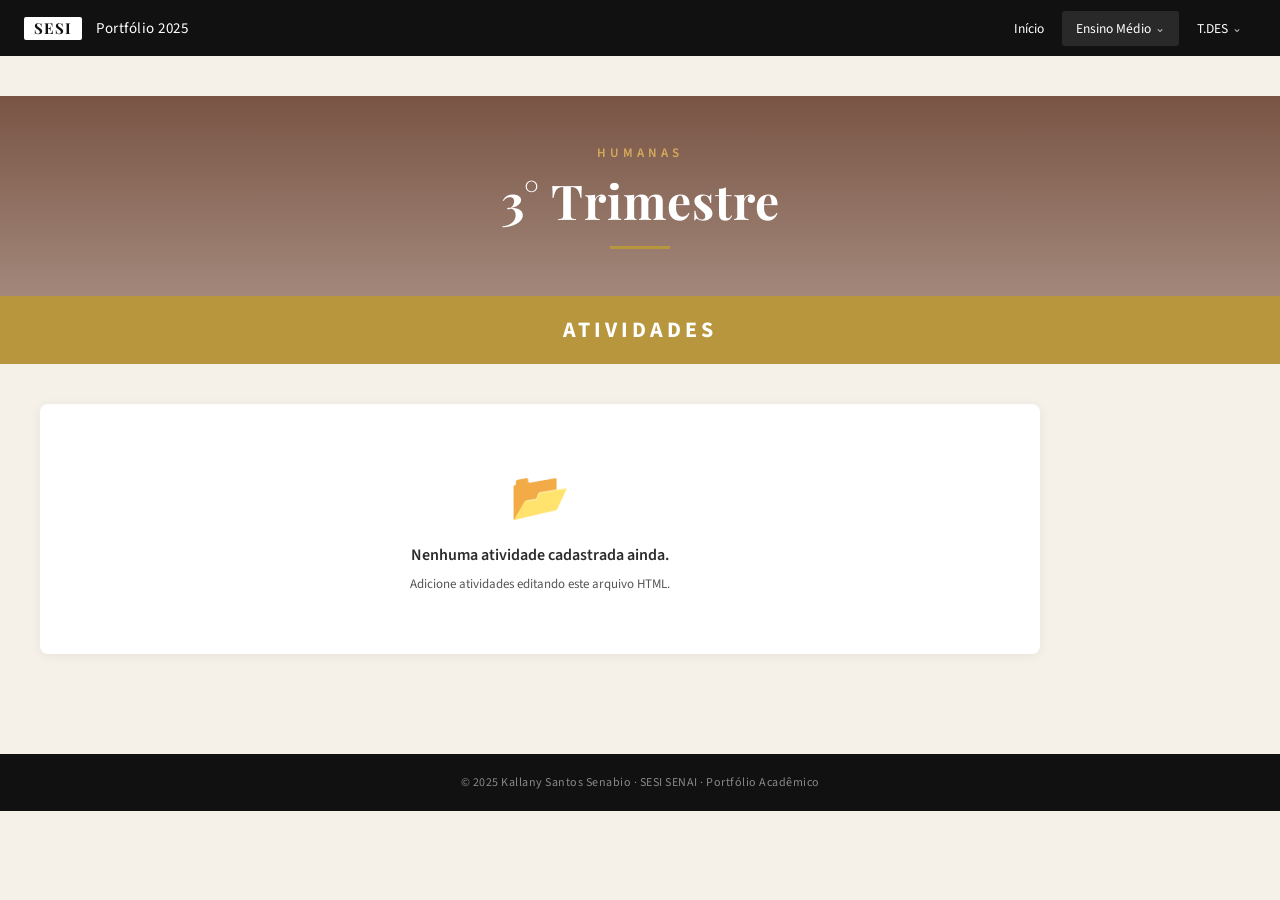
<file: humanas-trimestre3.html>
<!DOCTYPE html>
<html lang="pt-BR">
<head>
  <meta charset="UTF-8" />
  <meta name="viewport" content="width=device-width, initial-scale=1.0"/>
  <title>Humanas – 3° Trimestre | Portfólio 2025</title>
  <link rel="stylesheet" href="style.css" />
  <link href="https://fonts.googleapis.com/css2?family=Playfair+Display:wght@700&family=Source+Sans+3:wght@300;400;600&display=swap" rel="stylesheet"/>
</head>
<body>

  <nav class="navbar">
    <div class="nav-brand">
      <div class="logo-box">SESI</div>
      <span class="nav-title">Portfólio 2025</span>
    </div>
    <ul class="nav-links">
      <li><a href="index.html">Início</a></li>

      <li class="dropdown">
        <a href="#" class="active">Ensino Médio <span class="arrow">&#8964;</span></a>
        <ul class="dropdown-menu">
          <li class="dropdown sub-dropdown">
            <a href="#" >Natureza <span class="arrow">&#8964;</span></a>
            <ul class="dropdown-menu sub-menu">
              <li><a href="natureza-trimestre1.html" >1° Trimestre</a></li>
              <li><a href="natureza-trimestre2.html" >2° Trimestre</a></li>
              <li><a href="natureza-trimestre3.html" >3° Trimestre</a></li>
            </ul>
          </li>
          <li class="dropdown sub-dropdown">
            <a href="#" class="active">Humanas <span class="arrow">&#8964;</span></a>
            <ul class="dropdown-menu sub-menu">
              <li><a href="humanas-trimestre1.html" >1° Trimestre</a></li>
              <li><a href="humanas-trimestre2.html" >2° Trimestre</a></li>
              <li><a href="humanas-trimestre3.html" class="active">3° Trimestre</a></li>
            </ul>
          </li>
          <li class="dropdown sub-dropdown">
            <a href="#" >Matematica <span class="arrow">&#8964;</span></a>
            <ul class="dropdown-menu sub-menu">
              <li><a href="matematica-trimestre1.html" >1° Trimestre</a></li>
              <li><a href="matematica-trimestre2.html" >2° Trimestre</a></li>
              <li><a href="matematica-trimestre3.html" >3° Trimestre</a></li>
            </ul>
          </li>
          <li class="dropdown sub-dropdown">
            <a href="#" >Linguagens <span class="arrow">&#8964;</span></a>
            <ul class="dropdown-menu sub-menu">
              <li><a href="linguagens-trimestre1.html" >1° Trimestre</a></li>
              <li><a href="linguagens-trimestre2.html" >2° Trimestre</a></li>
              <li><a href="linguagens-trimestre3.html" >3° Trimestre</a></li>
            </ul>
          </li>
        </ul>
      </li>

      <li class="dropdown">
        <a href="#">T.DES <span class="arrow">&#8964;</span></a>
        <ul class="dropdown-menu">
          <li><a href="#">Fundamentos de Tecnologia</a></li>
          <li><a href="#">Fundamentos de Eletrônica</a></li>
          <li><a href="#">Lógica Computacional</a></li>
          <li><a href="#">Fundamentos De Rede</a></li>
          <li><a href="#">Fundamentos de Banco de Dados</a></li>
        </ul>
      </li>
    </ul>

    <button class="hamburger" id="hamburger" aria-label="Menu">
      <span></span><span></span><span></span>
    </button>
  </nav>

  <!-- ===== HERO ===== -->
  <section class="trimestre-hero" style="background-image: url('https://images.unsplash.com/photo-1461360370896-922624d12aa1?w=1400&q=80');">
    <div class="trimestre-overlay" style="background: linear-gradient(to bottom, #5a2d1bcc, #5a2d1b88);"></div>
    <div class="trimestre-content">
      <p class="trimestre-subject">Humanas</p>
      <h1>3° Trimestre</h1>
      <div class="hero-line"></div>
    </div>
  </section>

  <!-- ===== ATIVIDADES HEADER ===== -->
  <section class="atividades-header">
    <h2>ATIVIDADES</h2>
  </section>

  <!-- ===== ACTIVITY SECTION ===== -->
  <section class="activity-section">

    <div class="empty-state">
      <div class="empty-icon">📂</div>
      <p>Nenhuma atividade cadastrada ainda.</p>
      <span>Adicione atividades editando este arquivo HTML.</span>
    </div>

    <!--
      Para adicionar uma atividade, copie e cole o bloco abaixo:

      <div class="activity-card">
        <div class="activity-video">
          <div class="video-thumb">
            <div class="video-info">
              <p class="video-channel">Nome do canal</p>
              <p class="video-title-label">Título do vídeo</p>
            </div>
            <a href="URL_DO_YOUTUBE" target="_blank" class="yt-play-btn" aria-label="Assistir no YouTube">
              <svg viewBox="0 0 68 48" width="68" height="48">
                <path d="M66.5 7.8A8.5 8.5 0 0 0 60.7 2C55.3.5 34 .5 34 .5S12.7.5 7.3 2A8.5 8.5 0 0 0 1.5 7.8C0 13.2 0 24 0 24s0 10.8 1.5 16.2A8.5 8.5 0 0 0 7.3 46C12.7 47.5 34 47.5 34 47.5s21.3 0 26.7-1.5a8.5 8.5 0 0 0 5.8-5.8C68 34.8 68 24 68 24S68 13.2 66.5 7.8z" fill="red"/>
                <path d="M27 34l18-10-18-10v20z" fill="white"/>
              </svg>
            </a>
            <a href="URL_DO_YOUTUBE" target="_blank" class="yt-watch-link">Assista no YouTube</a>
          </div>
        </div>
        <div class="activity-info">
          <p><strong>Atividade:</strong> Nome da atividade</p>
          <p><strong>Habilidades desenvolvidas:</strong> ...</p>
          <p><strong>Objetivo:</strong> ...</p>
          <p><strong>Resumo:</strong> ...</p>
          <p><strong>Crítica pessoal:</strong> ...</p>
        </div>
      </div>
    -->

  </section>

  <!-- ===== FOOTER ===== -->
  <footer class="footer">
    <p>© 2025 Kallany Santos Senabio · SESI SENAI · Portfólio Acadêmico</p>
  </footer>

  <script src="script.js"></script>
</body>
</html>
</file>
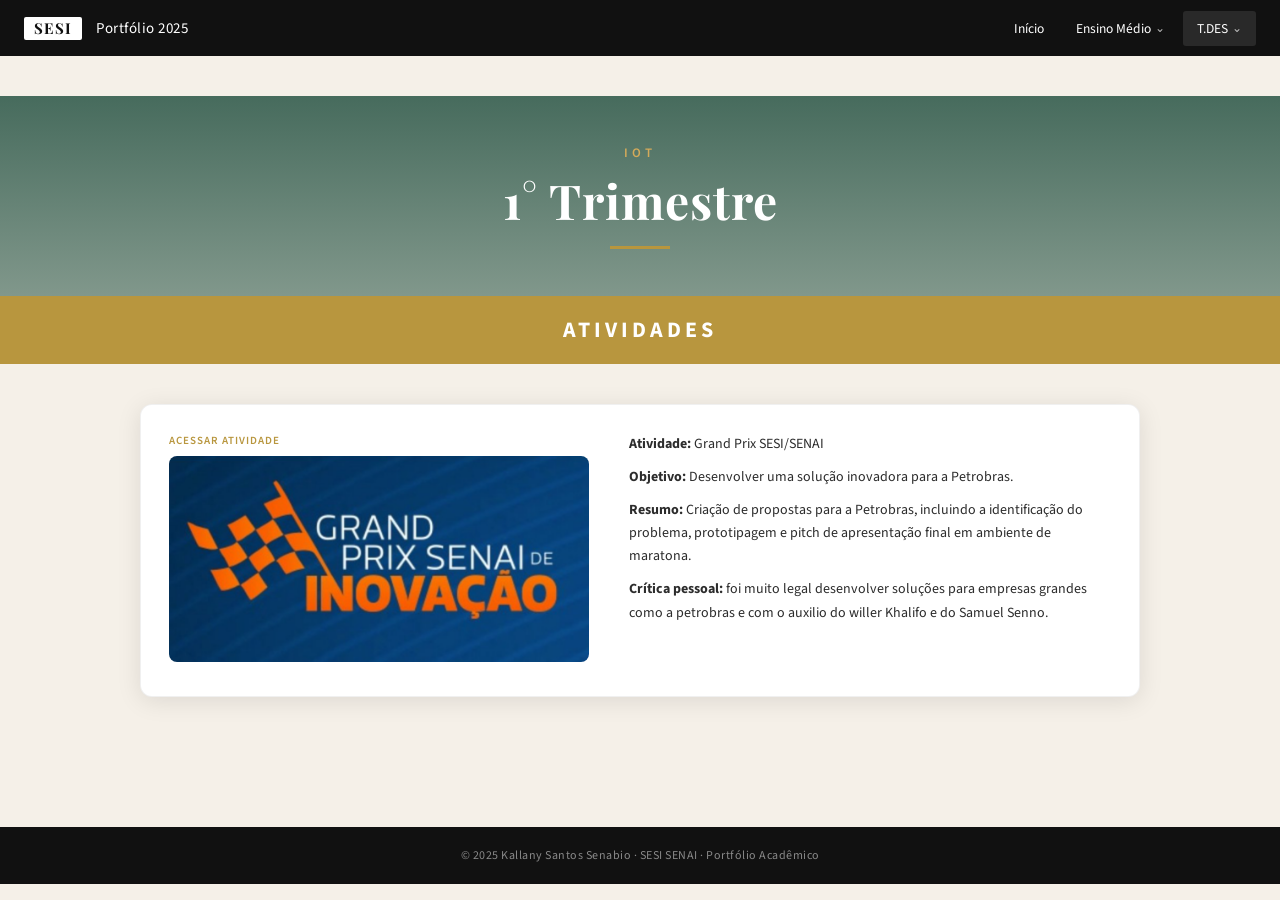
<file: iot-trimestre1.html>
<!DOCTYPE html>
<html lang="pt-BR">
<head>
  <meta charset="UTF-8" />
  <meta name="viewport" content="width=device-width, initial-scale=1.0"/>
  <title>IOT – 1° Trimestre | Portfólio 2025</title>
  <link rel="stylesheet" href="style.css" />
  <link href="https://fonts.googleapis.com/css2?family=Playfair+Display:wght@700&family=Source+Sans+3:wght@300;400;600&display=swap" rel="stylesheet"/>
</head>
<body>

  <nav class="navbar">
    <div class="nav-brand">
      <div class="logo-box">SESI</div>
      <span class="nav-title">Portfólio 2025</span>
    </div>
    <ul class="nav-links">
      <li><a href="index.html">Início</a></li>

      <li class="dropdown">
        <a href="#">Ensino Médio <span class="arrow">&#8964;</span></a>
        <ul class="dropdown-menu">
          <li class="dropdown sub-dropdown">
            <a href="#">Natureza <span class="arrow">&#8964;</span></a>
            <ul class="dropdown-menu sub-menu">
              <li><a href="natureza-trimestre1.html">1° Trimestre</a></li>
              <li><a href="natureza-trimestre2.html">2° Trimestre</a></li>
              <li><a href="natureza-trimestre3.html">3° Trimestre</a></li>
            </ul>
          </li>
          <li class="dropdown sub-dropdown">
            <a href="#">Humanas <span class="arrow">&#8964;</span></a>
            <ul class="dropdown-menu sub-menu">
              <li><a href="humanas-trimestre1.html">1° Trimestre</a></li>
              <li><a href="humanas-trimestre2.html">2° Trimestre</a></li>
              <li><a href="humanas-trimestre3.html">3° Trimestre</a></li>
            </ul>
          </li>
          <li class="dropdown sub-dropdown">
            <a href="#">Matemática <span class="arrow">&#8964;</span></a>
            <ul class="dropdown-menu sub-menu">
              <li><a href="matematica-trimestre1.html">1° Trimestre</a></li>
              <li><a href="matematica-trimestre2.html">2° Trimestre</a></li>
              <li><a href="matematica-trimestre3.html">3° Trimestre</a></li>
            </ul>
          </li>
          <li class="dropdown sub-dropdown">
            <a href="#">Linguagens <span class="arrow">&#8964;</span></a>
            <ul class="dropdown-menu sub-menu">
              <li><a href="linguagens-trimestre1.html">1° Trimestre</a></li>
              <li><a href="linguagens-trimestre2.html">2° Trimestre</a></li>
              <li><a href="linguagens-trimestre3.html">3° Trimestre</a></li>
            </ul>
          </li>
        </ul>
      </li>

      <li class="dropdown">
        <a href="#" class="active">T.DES <span class="arrow">&#8964;</span></a>
        <ul class="dropdown-menu">
          <li class="dropdown sub-dropdown">
            <a href="#" class="active">IOT <span class="arrow">&#8964;</span></a>
            <ul class="dropdown-menu sub-menu">
              <li><a href="iot-trimestre1.html" class="active">1° Trimestre</a></li>
              <li><a href="iot-trimestre2.html" >2° Trimestre</a></li>
              <li><a href="iot-trimestre3.html" >3° Trimestre</a></li>
            </ul>
          </li>
          <li class="dropdown sub-dropdown">
            <a href="#" >Modelagem de Sistemas <span class="arrow">&#8964;</span></a>
            <ul class="dropdown-menu sub-menu">
              <li><a href="modelagem-trimestre1.html" >1° Trimestre</a></li>
              <li><a href="modelagem-trimestre2.html" >2° Trimestre</a></li>
              <li><a href="modelagem-trimestre3.html" >3° Trimestre</a></li>
            </ul>
          </li>
          <li class="dropdown sub-dropdown">
            <a href="#" >Banco de Dados <span class="arrow">&#8964;</span></a>
            <ul class="dropdown-menu sub-menu">
              <li><a href="bancodados-trimestre1.html" >1° Trimestre</a></li>
              <li><a href="bancodados-trimestre2.html" >2° Trimestre</a></li>
              <li><a href="bancodados-trimestre3.html" >3° Trimestre</a></li>
            </ul>
          </li>
        </ul>
      </li>
    </ul>

    <button class="hamburger" id="hamburger" aria-label="Menu">
      <span></span><span></span><span></span>
    </button>
  </nav>

  <section class="trimestre-hero" style="background-image: url('https://images.unsplash.com/photo-1518770660439-4636190af475?w=1400&q=80');">
    <div class="trimestre-overlay" style="background: linear-gradient(to bottom, #1b4a3acc, #1b4a3a88);"></div>
    <div class="trimestre-content">
      <p class="trimestre-subject">IOT</p>
      <h1>1° Trimestre</h1>
      <div class="hero-line"></div>
    </div>
  </section>

  <section class="atividades-header">
    <h2>ATIVIDADES</h2>
  </section>

  <!-- ===== ACTIVITY CARDS ===== -->
<section class="activity-section">

  <!-- Atividade 1 -->
  <div class="activity-card">
    <div class="embed-wrapper">
      <span class="embed-label">Acessar atividade</span>

      <!-- Botão com imagem -->
      <a href="https://docs.google.com/document/d/1kgF18gMB6YE7NU011xS1Ih7DKz9maJkfUA-p4ah3my8/edit?usp=sharing" target="_blank">
        <img 
          src="grindprix.png" 
          alt="Abrir atividade"
          class="activity-button-img">
      </a>

    </div>

    <div class="activity-info">
      <p><strong>Atividade:</strong>  Grand Prix SESI/SENAI</p>
      <p><strong>Objetivo:</strong> Desenvolver uma solução inovadora para a Petrobras.</p>
      <p><strong>Resumo:</strong> Criação de propostas para a Petrobras, incluindo a identificação do problema, prototipagem e pitch de apresentação final em ambiente de maratona.</p>
      <p><strong>Crítica pessoal:</strong> foi muito legal desenvolver soluções para empresas grandes como a petrobras e com o auxilio do willer Khalifo e do Samuel Senno.</p>


    </div>
  </div>
</section>


  <footer class="footer">
    <p>© 2025 Kallany Santos Senabio · SESI SENAI · Portfólio Acadêmico</p>
  </footer>

  <script src="script.js"></script>
</body>
</html>
</file>
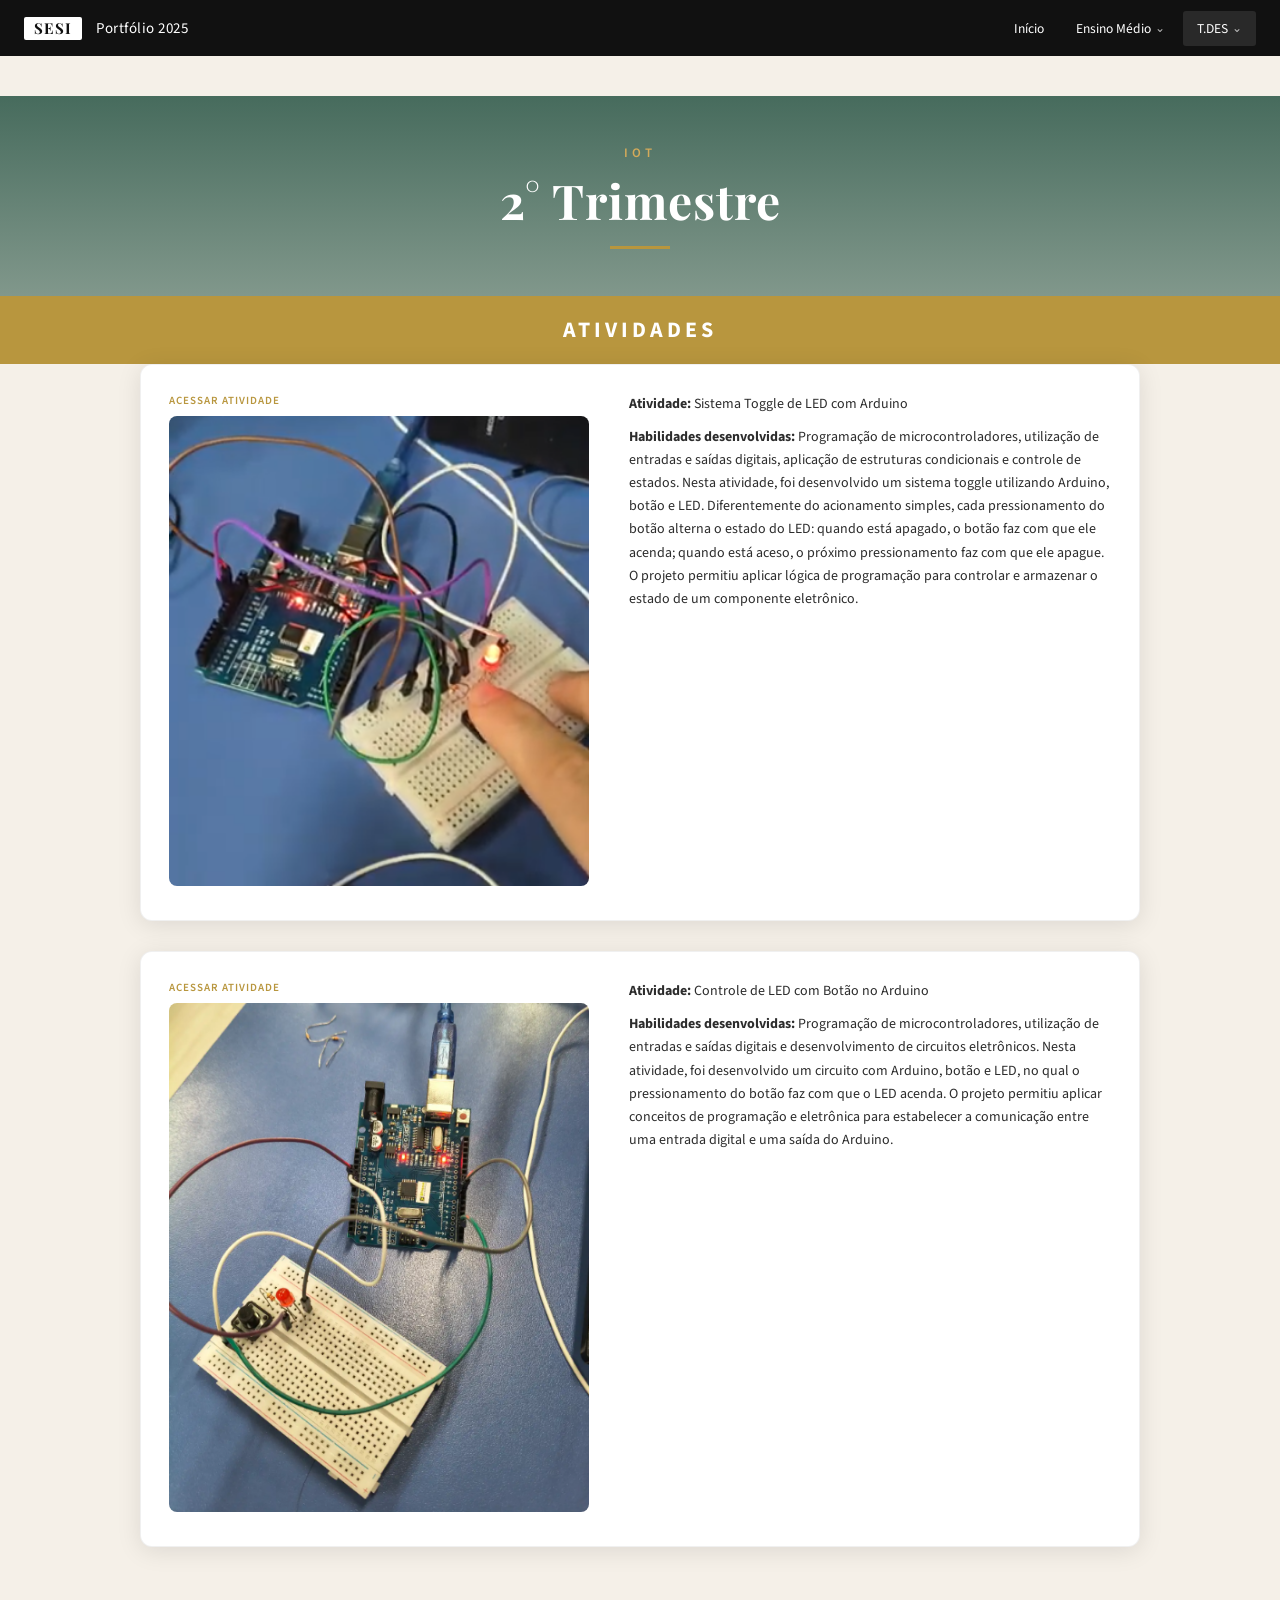
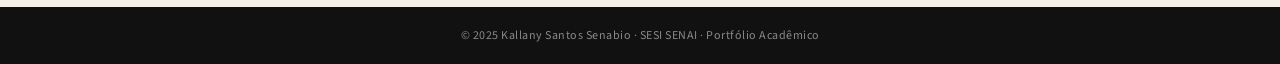
<file: iot-trimestre2.html>
<!DOCTYPE html>
<html lang="pt-BR">
<head>
  <meta charset="UTF-8" />
  <meta name="viewport" content="width=device-width, initial-scale=1.0"/>
  <title>IOT – 2° Trimestre | Portfólio 2025</title>
  <link rel="stylesheet" href="style.css" />
  <link href="https://fonts.googleapis.com/css2?family=Playfair+Display:wght@700&family=Source+Sans+3:wght@300;400;600&display=swap" rel="stylesheet"/>
</head>
<body>

  <nav class="navbar">
    <div class="nav-brand">
      <div class="logo-box">SESI</div>
      <span class="nav-title">Portfólio 2025</span>
    </div>
    <ul class="nav-links">
      <li><a href="index.html">Início</a></li>

      <li class="dropdown">
        <a href="#">Ensino Médio <span class="arrow">&#8964;</span></a>
        <ul class="dropdown-menu">
          <li class="dropdown sub-dropdown">
            <a href="#">Natureza <span class="arrow">&#8964;</span></a>
            <ul class="dropdown-menu sub-menu">
              <li><a href="natureza-trimestre1.html">1° Trimestre</a></li>
              <li><a href="natureza-trimestre2.html">2° Trimestre</a></li>
              <li><a href="natureza-trimestre3.html">3° Trimestre</a></li>
            </ul>
          </li>
          <li class="dropdown sub-dropdown">
            <a href="#">Humanas <span class="arrow">&#8964;</span></a>
            <ul class="dropdown-menu sub-menu">
              <li><a href="humanas-trimestre1.html">1° Trimestre</a></li>
              <li><a href="humanas-trimestre2.html">2° Trimestre</a></li>
              <li><a href="humanas-trimestre3.html">3° Trimestre</a></li>
            </ul>
          </li>
          <li class="dropdown sub-dropdown">
            <a href="#">Matemática <span class="arrow">&#8964;</span></a>
            <ul class="dropdown-menu sub-menu">
              <li><a href="matematica-trimestre1.html">1° Trimestre</a></li>
              <li><a href="matematica-trimestre2.html">2° Trimestre</a></li>
              <li><a href="matematica-trimestre3.html">3° Trimestre</a></li>
            </ul>
          </li>
          <li class="dropdown sub-dropdown">
            <a href="#">Linguagens <span class="arrow">&#8964;</span></a>
            <ul class="dropdown-menu sub-menu">
              <li><a href="linguagens-trimestre1.html">1° Trimestre</a></li>
              <li><a href="linguagens-trimestre2.html">2° Trimestre</a></li>
              <li><a href="linguagens-trimestre3.html">3° Trimestre</a></li>
            </ul>
          </li>
        </ul>
      </li>

      <li class="dropdown">
        <a href="#" class="active">T.DES <span class="arrow">&#8964;</span></a>
        <ul class="dropdown-menu">
          <li class="dropdown sub-dropdown">
            <a href="#" class="active">IOT <span class="arrow">&#8964;</span></a>
            <ul class="dropdown-menu sub-menu">
              <li><a href="iot-trimestre1.html" >1° Trimestre</a></li>
              <li><a href="iot-trimestre2.html" class="active">2° Trimestre</a></li>
              <li><a href="iot-trimestre3.html" >3° Trimestre</a></li>
            </ul>
          </li>
          <li class="dropdown sub-dropdown">
            <a href="#" >Modelagem de Sistemas <span class="arrow">&#8964;</span></a>
            <ul class="dropdown-menu sub-menu">
              <li><a href="modelagem-trimestre1.html" >1° Trimestre</a></li>
              <li><a href="modelagem-trimestre2.html" >2° Trimestre</a></li>
              <li><a href="modelagem-trimestre3.html" >3° Trimestre</a></li>
            </ul>
          </li>
          <li class="dropdown sub-dropdown">
            <a href="#" >Banco de Dados <span class="arrow">&#8964;</span></a>
            <ul class="dropdown-menu sub-menu">
              <li><a href="bancodados-trimestre1.html" >1° Trimestre</a></li>
              <li><a href="bancodados-trimestre2.html" >2° Trimestre</a></li>
              <li><a href="bancodados-trimestre3.html" >3° Trimestre</a></li>
            </ul>
          </li>
        </ul>
      </li>
    </ul>

    <button class="hamburger" id="hamburger" aria-label="Menu">
      <span></span><span></span><span></span>
    </button>
  </nav>

  <section class="trimestre-hero" style="background-image: url('https://images.unsplash.com/photo-1518770660439-4636190af475?w=1400&q=80');">
    <div class="trimestre-overlay" style="background: linear-gradient(to bottom, #1b4a3acc, #1b4a3a88);"></div>
    <div class="trimestre-content">
      <p class="trimestre-subject">IOT</p>
      <h1>2° Trimestre</h1>
      <div class="hero-line"></div>
    </div>
  </section>

  <section class="atividades-header">
    <h2>ATIVIDADES</h2>
  </section>

    <!-- Atividade 1 -->
  <div class="activity-card">
    <div class="embed-wrapper">
      <span class="embed-label">Acessar atividade</span>

      <!-- Botão com imagemaaaaaaaaa -->
      <a href="https://drive.google.com/file/d/1l57sNAIN9ftkTKTfXqxVrmz0G0mKXnn5/view" target="_blank">
        <img 
          src="led.png" 
          alt="Abrir atividade"
          class="activity-button-img">
      </a>

    </div>

    <div class="activity-info">
      <p><strong>Atividade:</strong> Sistema Toggle de LED com Arduino</p>
      <p><strong>Habilidades desenvolvidas:</strong>  Programação de microcontroladores, utilização de entradas e saídas digitais, aplicação de estruturas condicionais e controle de estados. Nesta atividade, foi desenvolvido um sistema toggle utilizando Arduino, botão e LED. Diferentemente do acionamento simples, cada pressionamento do botão alterna o estado do LED: quando está apagado, o botão faz com que ele acenda; quando está aceso, o próximo pressionamento faz com que ele apague. O projeto permitiu aplicar lógica de programação para controlar e armazenar o estado de um componente eletrônico. </p>
      

</p>


    </div>
  </div>
</section>

    <!-- Atividade 2 -->
  <div class="activity-card">
    <div class="embed-wrapper">
      <span class="embed-label">Acessar atividade</span>

      <!-- Botão com imagem -->
      <a href="https://drive.google.com/file/d/1VDUDLhR4tdfNnaG5ee0l2lW6Y5swAc3a/view" 
      target="_blank">
        <img 
          src="ledd.png" 
          alt="Abrir atividade"
          class="activity-button-img">
      </a>

    </div>

    <div class="activity-info">
      <p><strong>Atividade:</strong> Controle de LED com Botão no Arduino </p>
      <p><strong>Habilidades desenvolvidas:</strong> Programação de microcontroladores, utilização de entradas e saídas digitais e desenvolvimento de circuitos eletrônicos. Nesta atividade, foi desenvolvido um circuito com Arduino, botão e LED, no qual o pressionamento do botão faz com que o LED acenda. O projeto permitiu aplicar conceitos de programação e eletrônica para estabelecer a comunicação entre uma entrada digital e uma saída do Arduino. </p>
      
    </div>

  </div>
    

  <footer class="footer">
    <p>© 2025 Kallany Santos Senabio · SESI SENAI · Portfólio Acadêmico</p>
  </footer>

  <script src="script.js"></script>
</body>
</html>
</file>
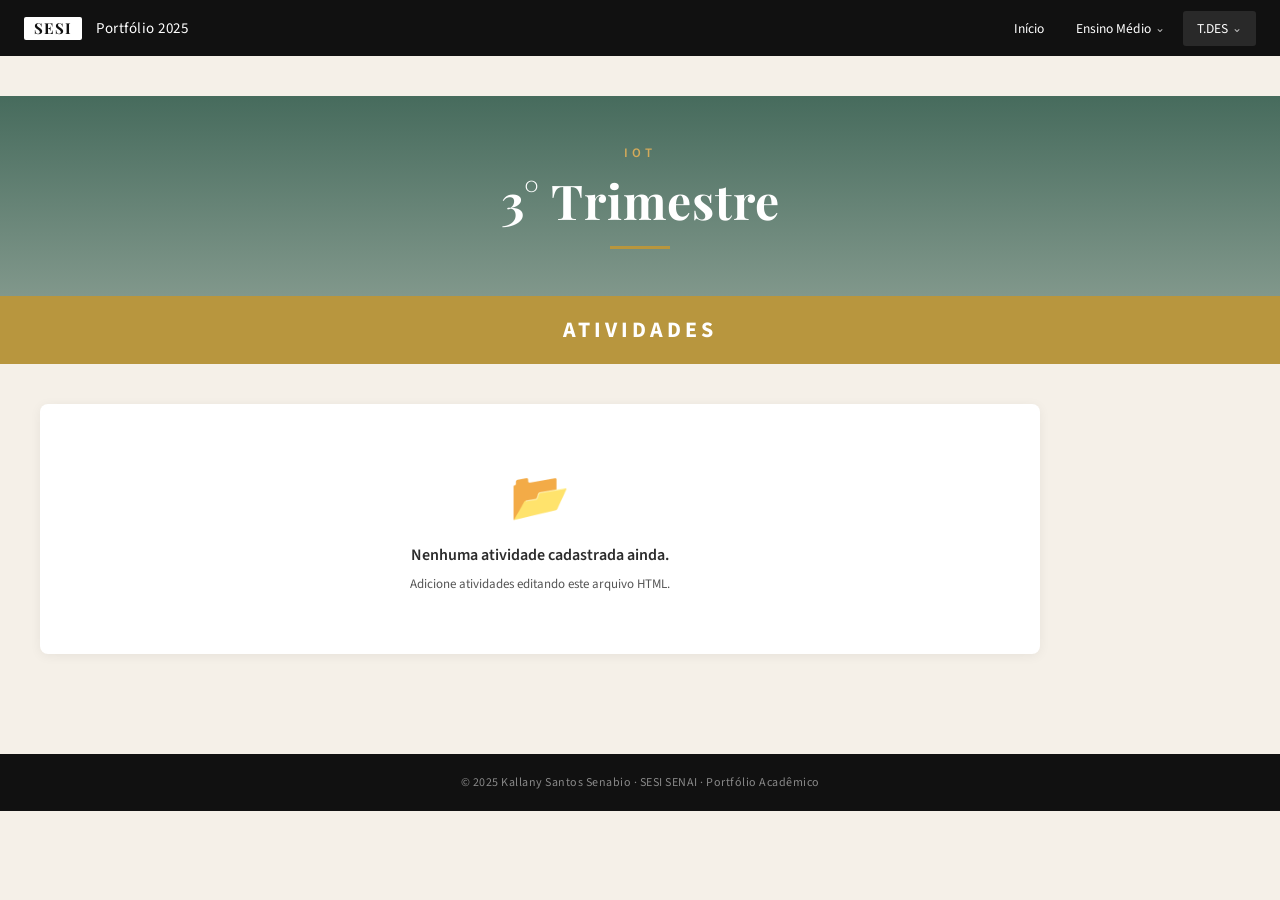
<file: iot-trimestre3.html>
<!DOCTYPE html>
<html lang="pt-BR">
<head>
  <meta charset="UTF-8" />
  <meta name="viewport" content="width=device-width, initial-scale=1.0"/>
  <title>IOT – 3° Trimestre | Portfólio 2025</title>
  <link rel="stylesheet" href="style.css" />
  <link href="https://fonts.googleapis.com/css2?family=Playfair+Display:wght@700&family=Source+Sans+3:wght@300;400;600&display=swap" rel="stylesheet"/>
</head>
<body>

  <nav class="navbar">
    <div class="nav-brand">
      <div class="logo-box">SESI</div>
      <span class="nav-title">Portfólio 2025</span>
    </div>
    <ul class="nav-links">
      <li><a href="index.html">Início</a></li>

      <li class="dropdown">
        <a href="#">Ensino Médio <span class="arrow">&#8964;</span></a>
        <ul class="dropdown-menu">
          <li class="dropdown sub-dropdown">
            <a href="#">Natureza <span class="arrow">&#8964;</span></a>
            <ul class="dropdown-menu sub-menu">
              <li><a href="natureza-trimestre1.html">1° Trimestre</a></li>
              <li><a href="natureza-trimestre2.html">2° Trimestre</a></li>
              <li><a href="natureza-trimestre3.html">3° Trimestre</a></li>
            </ul>
          </li>
          <li class="dropdown sub-dropdown">
            <a href="#">Humanas <span class="arrow">&#8964;</span></a>
            <ul class="dropdown-menu sub-menu">
              <li><a href="humanas-trimestre1.html">1° Trimestre</a></li>
              <li><a href="humanas-trimestre2.html">2° Trimestre</a></li>
              <li><a href="humanas-trimestre3.html">3° Trimestre</a></li>
            </ul>
          </li>
          <li class="dropdown sub-dropdown">
            <a href="#">Matemática <span class="arrow">&#8964;</span></a>
            <ul class="dropdown-menu sub-menu">
              <li><a href="matematica-trimestre1.html">1° Trimestre</a></li>
              <li><a href="matematica-trimestre2.html">2° Trimestre</a></li>
              <li><a href="matematica-trimestre3.html">3° Trimestre</a></li>
            </ul>
          </li>
          <li class="dropdown sub-dropdown">
            <a href="#">Linguagens <span class="arrow">&#8964;</span></a>
            <ul class="dropdown-menu sub-menu">
              <li><a href="linguagens-trimestre1.html">1° Trimestre</a></li>
              <li><a href="linguagens-trimestre2.html">2° Trimestre</a></li>
              <li><a href="linguagens-trimestre3.html">3° Trimestre</a></li>
            </ul>
          </li>
        </ul>
      </li>

      <li class="dropdown">
        <a href="#" class="active">T.DES <span class="arrow">&#8964;</span></a>
        <ul class="dropdown-menu">
          <li class="dropdown sub-dropdown">
            <a href="#" class="active">IOT <span class="arrow">&#8964;</span></a>
            <ul class="dropdown-menu sub-menu">
              <li><a href="iot-trimestre1.html" >1° Trimestre</a></li>
              <li><a href="iot-trimestre2.html" >2° Trimestre</a></li>
              <li><a href="iot-trimestre3.html" class="active">3° Trimestre</a></li>
            </ul>
          </li>
          <li class="dropdown sub-dropdown">
            <a href="#" >Modelagem de Sistemas <span class="arrow">&#8964;</span></a>
            <ul class="dropdown-menu sub-menu">
              <li><a href="modelagem-trimestre1.html" >1° Trimestre</a></li>
              <li><a href="modelagem-trimestre2.html" >2° Trimestre</a></li>
              <li><a href="modelagem-trimestre3.html" >3° Trimestre</a></li>
            </ul>
          </li>
          <li class="dropdown sub-dropdown">
            <a href="#" >Banco de Dados <span class="arrow">&#8964;</span></a>
            <ul class="dropdown-menu sub-menu">
              <li><a href="bancodados-trimestre1.html" >1° Trimestre</a></li>
              <li><a href="bancodados-trimestre2.html" >2° Trimestre</a></li>
              <li><a href="bancodados-trimestre3.html" >3° Trimestre</a></li>
            </ul>
          </li>
        </ul>
      </li>
    </ul>

    <button class="hamburger" id="hamburger" aria-label="Menu">
      <span></span><span></span><span></span>
    </button>
  </nav>

  <section class="trimestre-hero" style="background-image: url('https://images.unsplash.com/photo-1518770660439-4636190af475?w=1400&q=80');">
    <div class="trimestre-overlay" style="background: linear-gradient(to bottom, #1b4a3acc, #1b4a3a88);"></div>
    <div class="trimestre-content">
      <p class="trimestre-subject">IOT</p>
      <h1>3° Trimestre</h1>
      <div class="hero-line"></div>
    </div>
  </section>

  <section class="atividades-header">
    <h2>ATIVIDADES</h2>
  </section>

  <section class="activity-section">
    <div class="empty-state">
      <div class="empty-icon">📂</div>
      <p>Nenhuma atividade cadastrada ainda.</p>
      <span>Adicione atividades editando este arquivo HTML.</span>
    </div>

    <!--
      Para adicionar uma atividade, copie e cole o bloco abaixo:

      <div class="activity-card">
        <div class="embed-wrapper">
          <span class="embed-label">Acessar atividade</span>
          <a href="URL_DA_ATIVIDADE" target="_blank">
            <img src="NOME_DA_IMAGEM.png" alt="Abrir atividade" class="activity-button-img">
          </a>
        </div>
        <div class="activity-info">
          <p><strong>Atividade:</strong> Nome da atividade</p>
          <p><strong>Habilidades desenvolvidas:</strong> ...</p>
          <p><strong>Objetivo:</strong> ...</p>
          <p><strong>Resumo:</strong> ...</p>
          <p><strong>Crítica pessoal:</strong> ...</p>
        </div>
      </div>
    -->
  </section>

  <footer class="footer">
    <p>© 2025 Kallany Santos Senabio · SESI SENAI · Portfólio Acadêmico</p>
  </footer>

  <script src="script.js"></script>
</body>
</html>
</file>
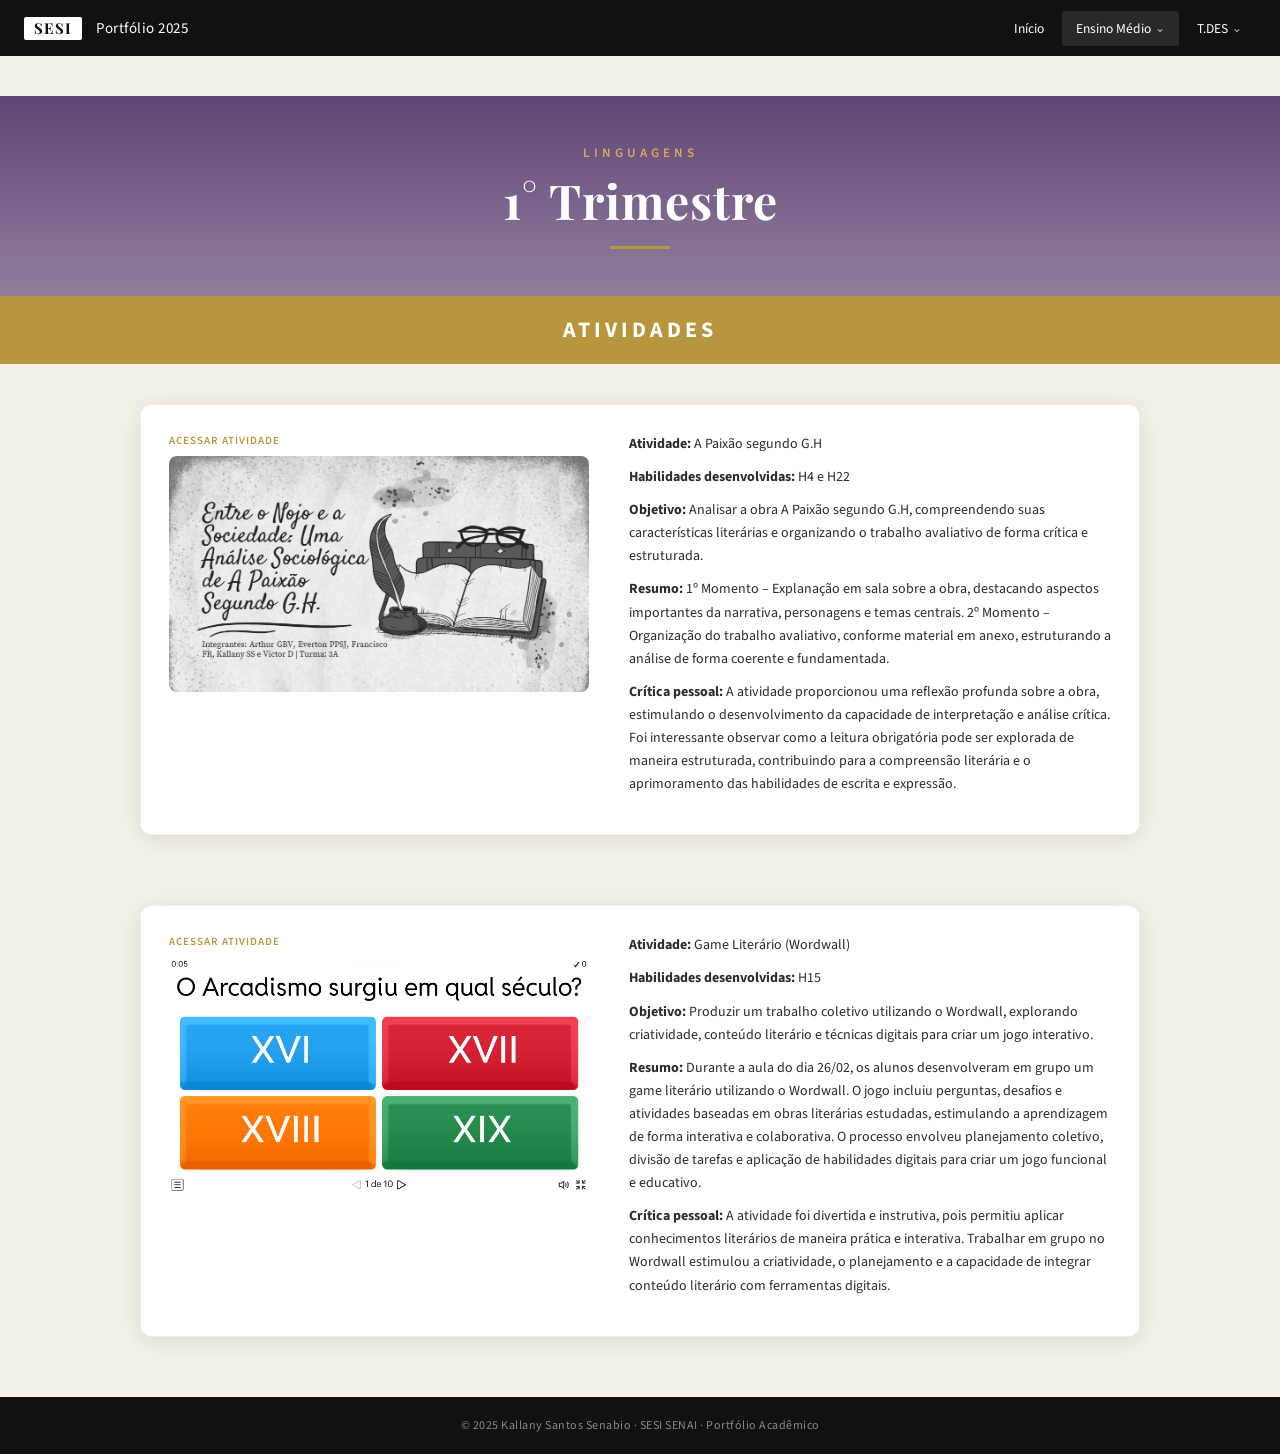
<file: linguagens-trimestre1.html>
<!DOCTYPE html>
<html lang="pt-BR">
<head>
  <meta charset="UTF-8" />
  <meta name="viewport" content="width=device-width, initial-scale=1.0"/>
  <title>Linguagens – 1° Trimestre | Portfólio 2025</title>
  <link rel="stylesheet" href="style.css" />
  <link href="https://fonts.googleapis.com/css2?family=Playfair+Display:wght@700&family=Source+Sans+3:wght@300;400;600&display=swap" rel="stylesheet"/>
</head>
<body>

  <nav class="navbar">
    <div class="nav-brand">
      <div class="logo-box">SESI</div>
      <span class="nav-title">Portfólio 2025</span>
    </div>
    <ul class="nav-links">
      <li><a href="index.html">Início</a></li>

      <li class="dropdown">
        <a href="#" class="active">Ensino Médio <span class="arrow">&#8964;</span></a>
        <ul class="dropdown-menu">
          <li class="dropdown sub-dropdown">
            <a href="#" >Natureza <span class="arrow">&#8964;</span></a>
            <ul class="dropdown-menu sub-menu">
              <li><a href="natureza-trimestre1.html" >1° Trimestre</a></li>
              <li><a href="natureza-trimestre2.html" >2° Trimestre</a></li>
              <li><a href="natureza-trimestre3.html" >3° Trimestre</a></li>
            </ul>
          </li>
          <li class="dropdown sub-dropdown">
            <a href="#" >Humanas <span class="arrow">&#8964;</span></a>
            <ul class="dropdown-menu sub-menu">
              <li><a href="humanas-trimestre1.html" >1° Trimestre</a></li>
              <li><a href="humanas-trimestre2.html" >2° Trimestre</a></li>
              <li><a href="humanas-trimestre3.html" >3° Trimestre</a></li>
            </ul>
          </li>
          <li class="dropdown sub-dropdown">
            <a href="#" >Matematica <span class="arrow">&#8964;</span></a>
            <ul class="dropdown-menu sub-menu">
              <li><a href="matematica-trimestre1.html" >1° Trimestre</a></li>
              <li><a href="matematica-trimestre2.html" >2° Trimestre</a></li>
              <li><a href="matematica-trimestre3.html" >3° Trimestre</a></li>
            </ul>
          </li>
          <li class="dropdown sub-dropdown">
            <a href="#" class="active">Linguagens <span class="arrow">&#8964;</span></a>
            <ul class="dropdown-menu sub-menu">
              <li><a href="linguagens-trimestre1.html" class="active">1° Trimestre</a></li>
              <li><a href="linguagens-trimestre2.html" >2° Trimestre</a></li>
              <li><a href="linguagens-trimestre3.html" >3° Trimestre</a></li>
            </ul>
          </li>
        </ul>
      </li>

      <li class="dropdown">
        <a href="#">T.DES <span class="arrow">&#8964;</span></a>
        <ul class="dropdown-menu">
          <li class="dropdown sub-dropdown">
            <a href="#">IOT <span class="arrow">&#8964;</span></a>
            <ul class="dropdown-menu sub-menu">
              <li><a href="iot-trimestre1.html">1° Trimestre</a></li>
              <li><a href="iot-trimestre2.html">2° Trimestre</a></li>
              <li><a href="iot-trimestre3.html">3° Trimestre</a></li>
            </ul>
          </li>
          <li class="dropdown sub-dropdown">
            <a href="#">Modelagem de Sistemas <span class="arrow">&#8964;</span></a>
            <ul class="dropdown-menu sub-menu">
              <li><a href="modelagem-trimestre1.html">1° Trimestre</a></li>
              <li><a href="modelagem-trimestre2.html">2° Trimestre</a></li>
              <li><a href="modelagem-trimestre3.html">3° Trimestre</a></li>
            </ul>
          </li>
          <li class="dropdown sub-dropdown">
            <a href="#">Banco de Dados <span class="arrow">&#8964;</span></a>
            <ul class="dropdown-menu sub-menu">
              <li><a href="bancodados-trimestre1.html">1° Trimestre</a></li>
              <li><a href="bancodados-trimestre2.html">2° Trimestre</a></li>
              <li><a href="bancodados-trimestre3.html">3° Trimestre</a></li>
            </ul>
          </li>
        </ul>
      </li>
    </ul>

    <button class="hamburger" id="hamburger" aria-label="Menu">
      <span></span><span></span><span></span>
    </button>
  </nav>

  <!-- ===== HERO ===== -->
  <section class="trimestre-hero" style="background-image: url('https://images.unsplash.com/photo-1457369804613-52c61a468e7d?w=1400&q=80');">
    <div class="trimestre-overlay" style="background: linear-gradient(to bottom, #3b1b5acc, #3b1b5a88);"></div>
    <div class="trimestre-content">
      <p class="trimestre-subject">Linguagens</p>
      <h1>1° Trimestre</h1>
      <div class="hero-line"></div>
    </div>
  </section>

  <!-- ===== ATIVIDADES HEADER ===== -->
  <section class="atividades-header">
    <h2>ATIVIDADES</h2>
  </section>

  <!-- ===== ACTIVITY CARDS ===== -->
<section class="activity-section">

  <!-- Atividade 1 -->
  <div class="activity-card">
    <div class="embed-wrapper">
      <span class="embed-label">Acessar atividade</span>

      <!-- Botão com imagem -->
      <a href="https://www.canva.com/design/DAHGNNlBJNw/4_3k3EykXL2-7iZziaU0og/view" target="_blank">
        <img 
          src="barata.png" 
          alt="Abrir atividade"
          class="activity-button-img">
      </a>

    </div>

    <div class="activity-info">
      <p><strong>Atividade:</strong> A Paixão segundo G.H</p>
      <p><strong>Habilidades desenvolvidas:</strong> H4 e H22 </p>
      <p><strong>Objetivo:</strong> Analisar a obra A Paixão segundo G.H, compreendendo suas características literárias e organizando o trabalho avaliativo de forma crítica e estruturada.</p>
      <p><strong>Resumo:</strong> 1º Momento – Explanação em sala sobre a obra, destacando aspectos importantes da narrativa, personagens e temas centrais.
 2º Momento – Organização do trabalho avaliativo, conforme material em anexo, estruturando a análise de forma coerente e fundamentada.</p>
      <p><strong>Crítica pessoal:</strong> A atividade proporcionou uma reflexão profunda sobre a obra, estimulando o desenvolvimento da capacidade de interpretação e análise crítica. Foi interessante observar como a leitura obrigatória pode ser explorada de maneira estruturada, contribuindo para a compreensão literária e o aprimoramento das habilidades de escrita e expressão.

</p>


    </div>
  </div>
</section>

    <!-- Atividade 2 -->
  <div class="activity-card">
    <div class="embed-wrapper">
      <span class="embed-label">Acessar atividade</span>

      <!-- Botão com imagem -->
      <a href="https://wordwall.net/pt/resource/108609457/arcadismo-da-claudia" 
      target="_blank">
        <img 
          src="jogo.png" 
          alt="Abrir atividade"
          class="activity-button-img">
      </a>

    </div>

    <div class="activity-info">
      <p><strong>Atividade:</strong> Game Literário (Wordwall)</p>
      <p><strong>Habilidades desenvolvidas:</strong> H15 </p>
      <p><strong>Objetivo:</strong> Produzir um trabalho coletivo utilizando o Wordwall, explorando criatividade, conteúdo literário e técnicas digitais para criar um jogo interativo.</p>
      <p><strong>Resumo:</strong> Durante a aula do dia 26/02, os alunos desenvolveram em grupo um game literário utilizando o Wordwall. O jogo incluiu perguntas, desafios e atividades baseadas em obras literárias estudadas, estimulando a aprendizagem de forma interativa e colaborativa. O processo envolveu planejamento coletivo, divisão de tarefas e aplicação de habilidades digitais para criar um jogo funcional e educativo. </p>
      <p><strong>Crítica pessoal:</strong> A atividade foi divertida e instrutiva, pois permitiu aplicar conhecimentos literários de maneira prática e interativa. Trabalhar em grupo no Wordwall estimulou a criatividade, o planejamento e a capacidade de integrar conteúdo literário com ferramentas digitais.</p>
    </div>

  </div>
  

  <!-- ===== FOOTER ===== -->
  <footer class="footer">
    <p>© 2025 Kallany Santos Senabio · SESI SENAI · Portfólio Acadêmico</p>
  </footer>

  <script src="script.js"></script>
</body>
</html>
</file>
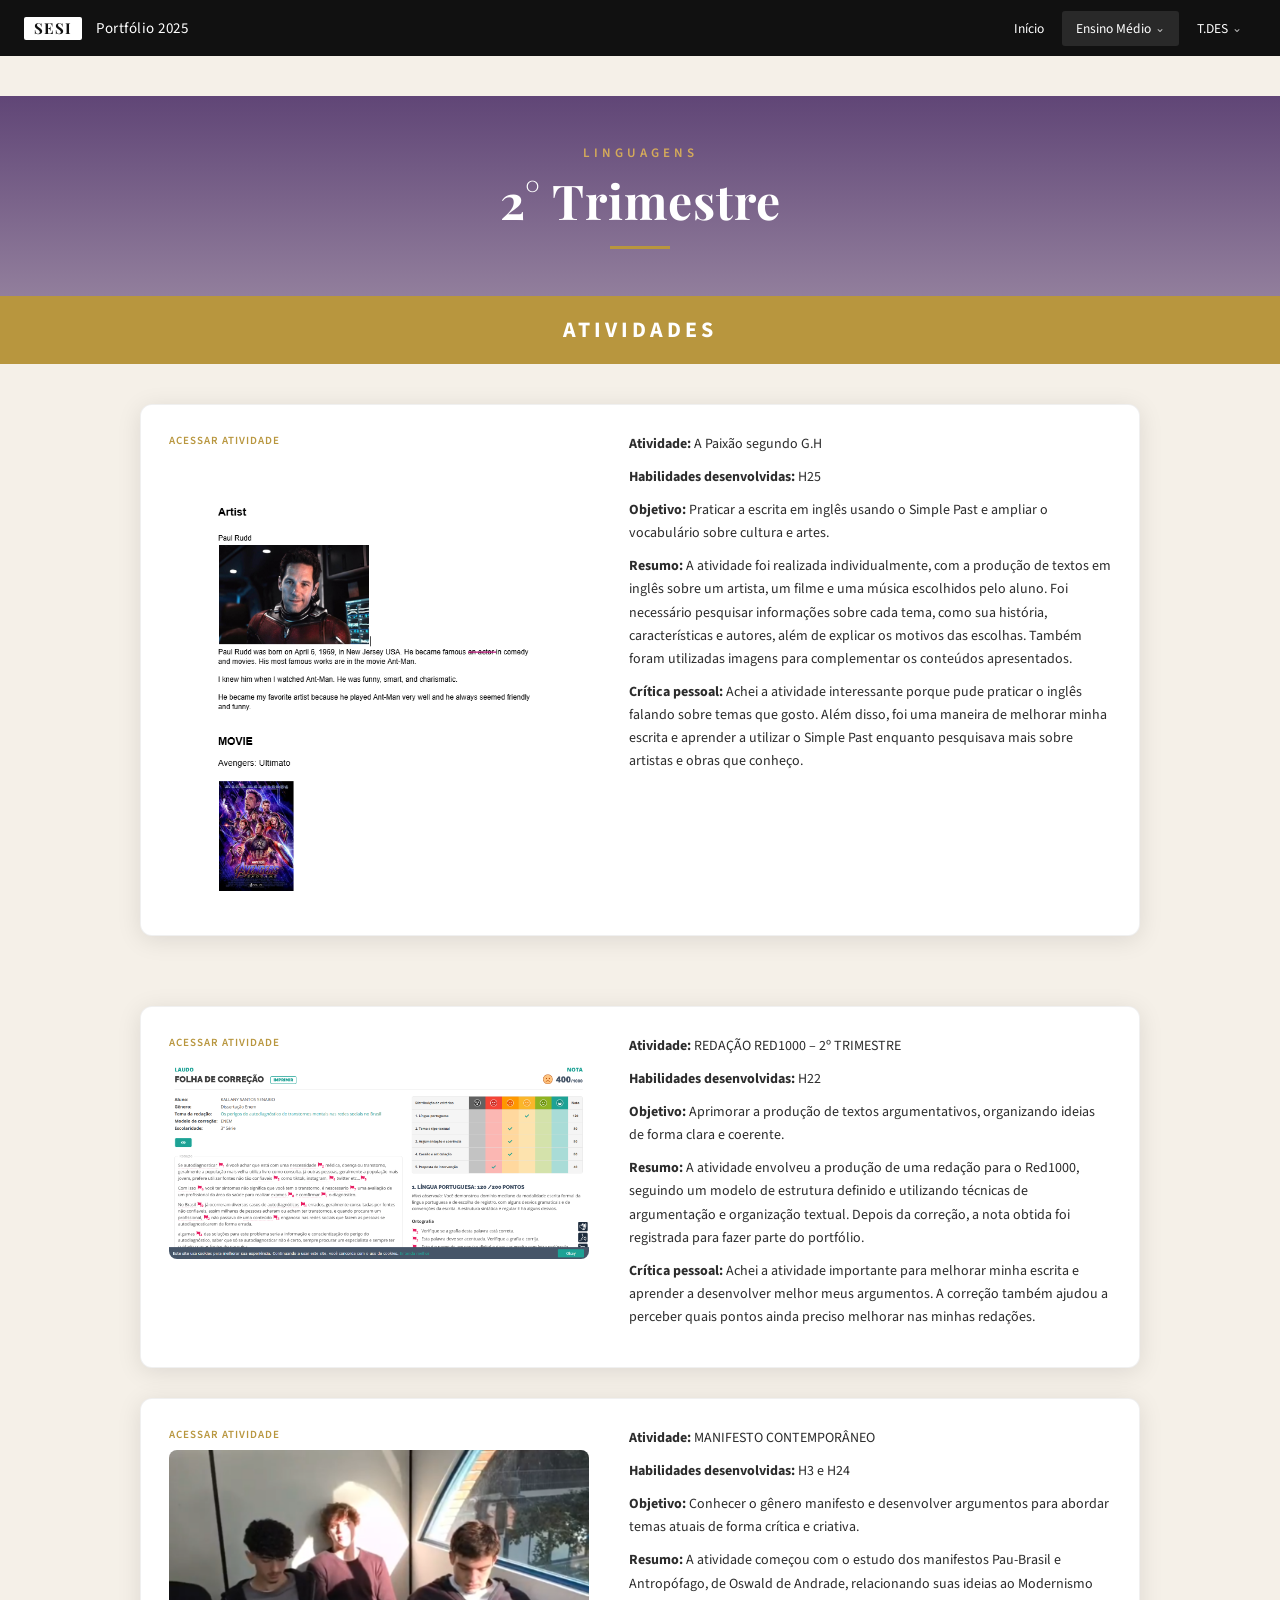
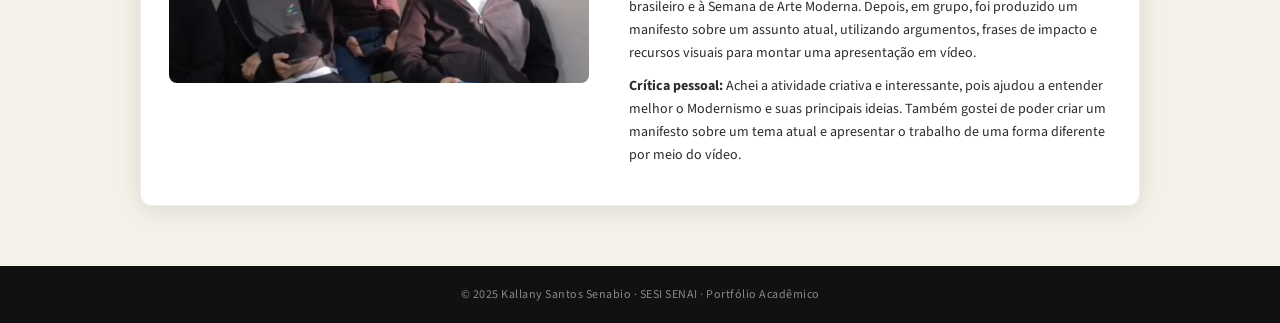
<file: linguagens-trimestre2.html>
<!DOCTYPE html>
<html lang="pt-BR">
<head>
  <meta charset="UTF-8" />
  <meta name="viewport" content="width=device-width, initial-scale=1.0"/>
  <title>Linguagens – 2° Trimestre | Portfólio 2025</title>
  <link rel="stylesheet" href="style.css" />
  <link href="https://fonts.googleapis.com/css2?family=Playfair+Display:wght@700&family=Source+Sans+3:wght@300;400;600&display=swap" rel="stylesheet"/>
</head>
<body>

  <nav class="navbar">
    <div class="nav-brand">
      <div class="logo-box">SESI</div>
      <span class="nav-title">Portfólio 2025</span>
    </div>
    <ul class="nav-links">
      <li><a href="index.html">Início</a></li>

      <li class="dropdown">
        <a href="#" class="active">Ensino Médio <span class="arrow">&#8964;</span></a>
        <ul class="dropdown-menu">
          <li class="dropdown sub-dropdown">
            <a href="#" >Natureza <span class="arrow">&#8964;</span></a>
            <ul class="dropdown-menu sub-menu">
              <li><a href="natureza-trimestre1.html" >1° Trimestre</a></li>
              <li><a href="natureza-trimestre2.html" >2° Trimestre</a></li>
              <li><a href="natureza-trimestre3.html" >3° Trimestre</a></li>
            </ul>
          </li>
          <li class="dropdown sub-dropdown">
            <a href="#" >Humanas <span class="arrow">&#8964;</span></a>
            <ul class="dropdown-menu sub-menu">
              <li><a href="humanas-trimestre1.html" >1° Trimestre</a></li>
              <li><a href="humanas-trimestre2.html" >2° Trimestre</a></li>
              <li><a href="humanas-trimestre3.html" >3° Trimestre</a></li>
            </ul>
          </li>
          <li class="dropdown sub-dropdown">
            <a href="#" >Matematica <span class="arrow">&#8964;</span></a>
            <ul class="dropdown-menu sub-menu">
              <li><a href="matematica-trimestre1.html" >1° Trimestre</a></li>
              <li><a href="matematica-trimestre2.html" >2° Trimestre</a></li>
              <li><a href="matematica-trimestre3.html" >3° Trimestre</a></li>
            </ul>
          </li>
          <li class="dropdown sub-dropdown">
            <a href="#" class="active">Linguagens <span class="arrow">&#8964;</span></a>
            <ul class="dropdown-menu sub-menu">
              <li><a href="linguagens-trimestre1.html" class="active">1° Trimestre</a></li>
              <li><a href="linguagens-trimestre2.html" >2° Trimestre</a></li>
              <li><a href="linguagens-trimestre3.html" >3° Trimestre</a></li>
            </ul>
          </li>
        </ul>
      </li>

      <li class="dropdown">
        <a href="#">T.DES <span class="arrow">&#8964;</span></a>
        <ul class="dropdown-menu">
          <li class="dropdown sub-dropdown">
            <a href="#">IOT <span class="arrow">&#8964;</span></a>
            <ul class="dropdown-menu sub-menu">
              <li><a href="iot-trimestre1.html">1° Trimestre</a></li>
              <li><a href="iot-trimestre2.html">2° Trimestre</a></li>
              <li><a href="iot-trimestre3.html">3° Trimestre</a></li>
            </ul>
          </li>
          <li class="dropdown sub-dropdown">
            <a href="#">Modelagem de Sistemas <span class="arrow">&#8964;</span></a>
            <ul class="dropdown-menu sub-menu">
              <li><a href="modelagem-trimestre1.html">1° Trimestre</a></li>
              <li><a href="modelagem-trimestre2.html">2° Trimestre</a></li>
              <li><a href="modelagem-trimestre3.html">3° Trimestre</a></li>
            </ul>
          </li>
          <li class="dropdown sub-dropdown">
            <a href="#">Banco de Dados <span class="arrow">&#8964;</span></a>
            <ul class="dropdown-menu sub-menu">
              <li><a href="bancodados-trimestre1.html">1° Trimestre</a></li>
              <li><a href="bancodados-trimestre2.html">2° Trimestre</a></li>
              <li><a href="bancodados-trimestre3.html">3° Trimestre</a></li>
            </ul>
          </li>
        </ul>
      </li>
    </ul>

    <button class="hamburger" id="hamburger" aria-label="Menu">
      <span></span><span></span><span></span>
    </button>
  </nav>

  <!-- ===== HERO ===== -->
  <section class="trimestre-hero" style="background-image: url('https://images.unsplash.com/photo-1457369804613-52c61a468e7d?w=1400&q=80');">
    <div class="trimestre-overlay" style="background: linear-gradient(to bottom, #3b1b5acc, #3b1b5a88);"></div>
    <div class="trimestre-content">
      <p class="trimestre-subject">Linguagens</p>
      <h1>2° Trimestre</h1>
      <div class="hero-line"></div>
    </div>
  </section>

  <!-- ===== ATIVIDADES HEADER ===== -->
  <section class="atividades-header">
    <h2>ATIVIDADES</h2>
  </section>

  <!-- ===== ACTIVITY CARDS ===== -->
<section class="activity-section">

  <!-- Atividade 1 -->
  <div class="activity-card">
    <div class="embed-wrapper">
      <span class="embed-label">Acessar atividade</span>

      <!-- Botão com imagem -->
      <a href="https://docs.google.com/document/d/1a4Sglg5YQOpX2RQCZglhW6988Dt7sggyf80ieN-vyi4/edit?usp=sharing" target="_blank">
        <img 
          src="actor.png" 
          alt="Abrir atividade"
          class="activity-button-img">
      </a>

    </div>

    <div class="activity-info">
      <p><strong>Atividade:</strong> A Paixão segundo G.H</p>
      <p><strong>Habilidades desenvolvidas:</strong> H25 </p>
      <p><strong>Objetivo:</strong> Praticar a escrita em inglês usando o Simple Past e ampliar o vocabulário sobre cultura e artes.</p>
      <p><strong>Resumo:</strong> A atividade foi realizada individualmente, com a produção de textos em inglês sobre um artista, um filme e uma música escolhidos pelo aluno. Foi necessário pesquisar informações sobre cada tema, como sua história, características e autores, além de explicar os motivos das escolhas. Também foram utilizadas imagens para complementar os conteúdos apresentados.</p>
      <p><strong>Crítica pessoal:</strong> Achei a atividade interessante porque pude praticar o inglês falando sobre temas que gosto. Além disso, foi uma maneira de melhorar minha escrita e aprender a utilizar o Simple Past enquanto pesquisava mais sobre artistas e obras que conheço.

</p>


    </div>
  </div>
</section>

    <!-- Atividade 2 -->
  <div class="activity-card">
    <div class="embed-wrapper">
      <span class="embed-label">Acessar atividade</span>

      <!-- Botão com imagem -->
      <a href="https://canva.link/y8i3dk378b57hx0" 
      target="_blank">
        <img 
          src="redacao.png" 
          alt="Abrir atividade"
          class="activity-button-img">
      </a>

    </div>

    <div class="activity-info">
      <p><strong>Atividade:</strong> REDAÇÃO RED1000 – 2º TRIMESTRE </p>
      <p><strong>Habilidades desenvolvidas:</strong> H22 </p>
      <p><strong>Objetivo:</strong> Aprimorar a produção de textos argumentativos, organizando ideias de forma clara e coerente.</p>
      <p><strong>Resumo:</strong> A atividade envolveu a produção de uma redação para o Red1000, seguindo um modelo de estrutura definido e utilizando técnicas de argumentação e organização textual. Depois da correção, a nota obtida foi registrada para fazer parte do portfólio. </p>
      <p><strong>Crítica pessoal:</strong> Achei a atividade importante para melhorar minha escrita e aprender a desenvolver melhor meus argumentos. A correção também ajudou a perceber quais pontos ainda preciso melhorar nas minhas redações.</p>
    </div>

  </div>
  
   <!-- Atividade 3 -->
  <div class="activity-card">
    <div class="embed-wrapper">
      <span class="embed-label">Acessar atividade</span>

      <!-- Botão com imagem -->
      <a href="https://drive.google.com/file/d/1qVw2pOqX_Xl3FYRdMwmdaJmMd04HO2fL/view" 
      target="_blank">
        <img 
          src="prego.png" 
          alt="Abrir atividade"
          class="activity-button-img">
      </a>

    </div>

    <div class="activity-info">
      <p><strong>Atividade:</strong> MANIFESTO CONTEMPORÂNEO </p>
      <p><strong>Habilidades desenvolvidas:</strong> H3 e H24 </p>
      <p><strong>Objetivo:</strong> Conhecer o gênero manifesto e desenvolver argumentos para abordar temas atuais de forma crítica e criativa.</p>
      <p><strong>Resumo:</strong> A atividade começou com o estudo dos manifestos Pau-Brasil e Antropófago, de Oswald de Andrade, relacionando suas ideias ao Modernismo brasileiro e à Semana de Arte Moderna. Depois, em grupo, foi produzido um manifesto sobre um assunto atual, utilizando argumentos, frases de impacto e recursos visuais para montar uma apresentação em vídeo. </p>
      <p><strong>Crítica pessoal:</strong> Achei a atividade criativa e interessante, pois ajudou a entender melhor o Modernismo e suas principais ideias. Também gostei de poder criar um manifesto sobre um tema atual e apresentar o trabalho de uma forma diferente por meio do vídeo.</p>
    </div>

  </div>

  <!-- ===== FOOTER ===== -->
  <footer class="footer">
    <p>© 2025 Kallany Santos Senabio · SESI SENAI · Portfólio Acadêmico</p>
  </footer>

  <script src="script.js"></script>
</body>
</html>
</file>
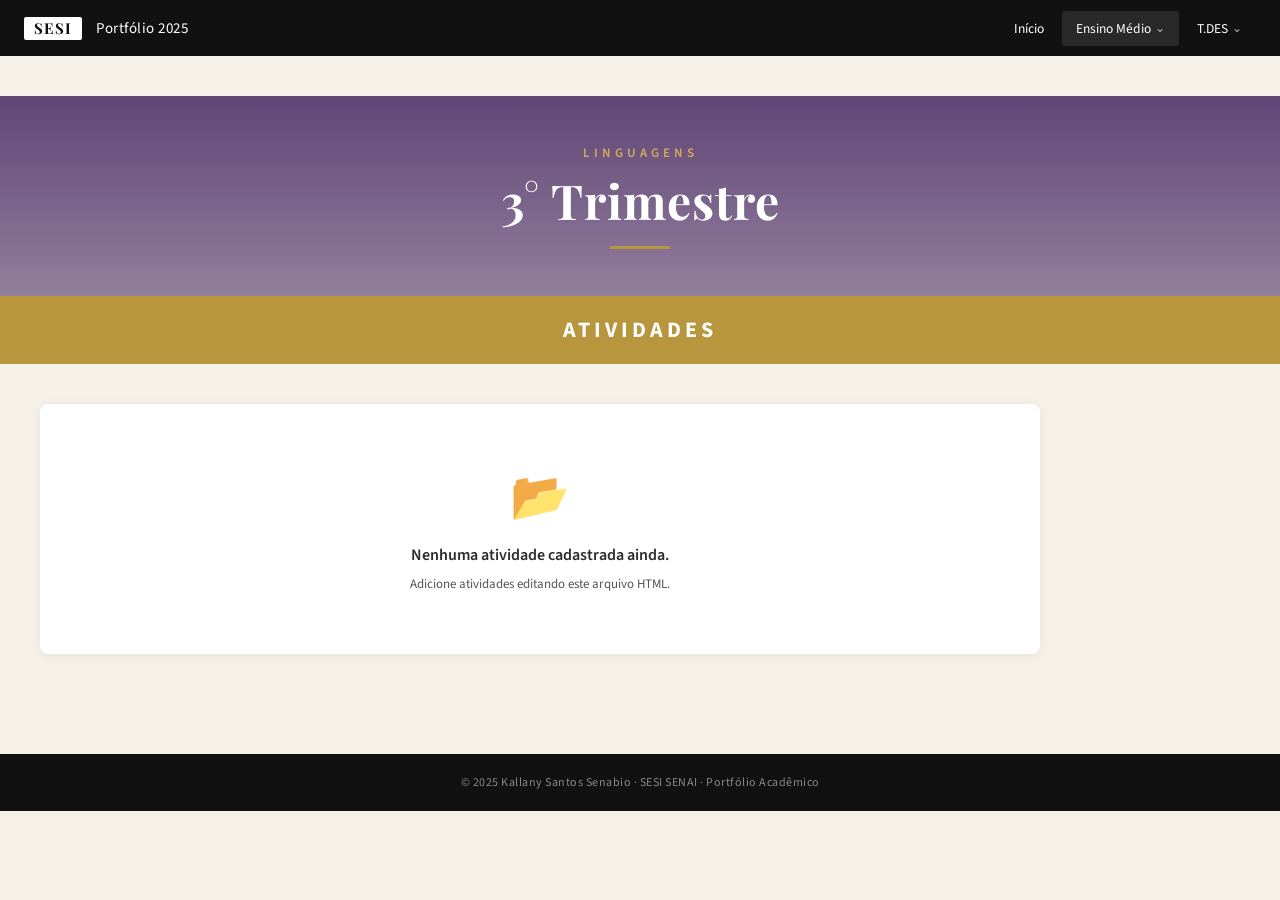
<file: linguagens-trimestre3.html>
<!DOCTYPE html>
<html lang="pt-BR">
<head>
  <meta charset="UTF-8" />
  <meta name="viewport" content="width=device-width, initial-scale=1.0"/>
  <title>Linguagens – 3° Trimestre | Portfólio 2025</title>
  <link rel="stylesheet" href="style.css" />
  <link href="https://fonts.googleapis.com/css2?family=Playfair+Display:wght@700&family=Source+Sans+3:wght@300;400;600&display=swap" rel="stylesheet"/>
</head>
<body>

  <nav class="navbar">
    <div class="nav-brand">
      <div class="logo-box">SESI</div>
      <span class="nav-title">Portfólio 2025</span>
    </div>
    <ul class="nav-links">
      <li><a href="index.html">Início</a></li>

      <li class="dropdown">
        <a href="#" class="active">Ensino Médio <span class="arrow">&#8964;</span></a>
        <ul class="dropdown-menu">
          <li class="dropdown sub-dropdown">
            <a href="#" >Natureza <span class="arrow">&#8964;</span></a>
            <ul class="dropdown-menu sub-menu">
              <li><a href="natureza-trimestre1.html" >1° Trimestre</a></li>
              <li><a href="natureza-trimestre2.html" >2° Trimestre</a></li>
              <li><a href="natureza-trimestre3.html" >3° Trimestre</a></li>
            </ul>
          </li>
          <li class="dropdown sub-dropdown">
            <a href="#" >Humanas <span class="arrow">&#8964;</span></a>
            <ul class="dropdown-menu sub-menu">
              <li><a href="humanas-trimestre1.html" >1° Trimestre</a></li>
              <li><a href="humanas-trimestre2.html" >2° Trimestre</a></li>
              <li><a href="humanas-trimestre3.html" >3° Trimestre</a></li>
            </ul>
          </li>
          <li class="dropdown sub-dropdown">
            <a href="#" >Matematica <span class="arrow">&#8964;</span></a>
            <ul class="dropdown-menu sub-menu">
              <li><a href="matematica-trimestre1.html" >1° Trimestre</a></li>
              <li><a href="matematica-trimestre2.html" >2° Trimestre</a></li>
              <li><a href="matematica-trimestre3.html" >3° Trimestre</a></li>
            </ul>
          </li>
          <li class="dropdown sub-dropdown">
            <a href="#" class="active">Linguagens <span class="arrow">&#8964;</span></a>
            <ul class="dropdown-menu sub-menu">
              <li><a href="linguagens-trimestre1.html" >1° Trimestre</a></li>
              <li><a href="linguagens-trimestre2.html" >2° Trimestre</a></li>
              <li><a href="linguagens-trimestre3.html" class="active">3° Trimestre</a></li>
            </ul>
          </li>
        </ul>
      </li>

      <li class="dropdown">
        <a href="#">T.DES <span class="arrow">&#8964;</span></a>
        <ul class="dropdown-menu">
          <li><a href="#">Fundamentos de Tecnologia</a></li>
          <li><a href="#">Fundamentos de Eletrônica</a></li>
          <li><a href="#">Lógica Computacional</a></li>
          <li><a href="#">Fundamentos De Rede</a></li>
          <li><a href="#">Fundamentos de Banco de Dados</a></li>
        </ul>
      </li>
    </ul>

    <button class="hamburger" id="hamburger" aria-label="Menu">
      <span></span><span></span><span></span>
    </button>
  </nav>

  <!-- ===== HERO ===== -->
  <section class="trimestre-hero" style="background-image: url('https://images.unsplash.com/photo-1457369804613-52c61a468e7d?w=1400&q=80');">
    <div class="trimestre-overlay" style="background: linear-gradient(to bottom, #3b1b5acc, #3b1b5a88);"></div>
    <div class="trimestre-content">
      <p class="trimestre-subject">Linguagens</p>
      <h1>3° Trimestre</h1>
      <div class="hero-line"></div>
    </div>
  </section>

  <!-- ===== ATIVIDADES HEADER ===== -->
  <section class="atividades-header">
    <h2>ATIVIDADES</h2>
  </section>

  <!-- ===== ACTIVITY SECTION ===== -->
  <section class="activity-section">

    <div class="empty-state">
      <div class="empty-icon">📂</div>
      <p>Nenhuma atividade cadastrada ainda.</p>
      <span>Adicione atividades editando este arquivo HTML.</span>
    </div>

    <!--
      Para adicionar uma atividade, copie e cole o bloco abaixo:

      <div class="activity-card">
        <div class="activity-video">
          <div class="video-thumb">
            <div class="video-info">
              <p class="video-channel">Nome do canal</p>
              <p class="video-title-label">Título do vídeo</p>
            </div>
            <a href="URL_DO_YOUTUBE" target="_blank" class="yt-play-btn" aria-label="Assistir no YouTube">
              <svg viewBox="0 0 68 48" width="68" height="48">
                <path d="M66.5 7.8A8.5 8.5 0 0 0 60.7 2C55.3.5 34 .5 34 .5S12.7.5 7.3 2A8.5 8.5 0 0 0 1.5 7.8C0 13.2 0 24 0 24s0 10.8 1.5 16.2A8.5 8.5 0 0 0 7.3 46C12.7 47.5 34 47.5 34 47.5s21.3 0 26.7-1.5a8.5 8.5 0 0 0 5.8-5.8C68 34.8 68 24 68 24S68 13.2 66.5 7.8z" fill="red"/>
                <path d="M27 34l18-10-18-10v20z" fill="white"/>
              </svg>
            </a>
            <a href="URL_DO_YOUTUBE" target="_blank" class="yt-watch-link">Assista no YouTube</a>
          </div>
        </div>
        <div class="activity-info">
          <p><strong>Atividade:</strong> Nome da atividade</p>
          <p><strong>Habilidades desenvolvidas:</strong> ...</p>
          <p><strong>Objetivo:</strong> ...</p>
          <p><strong>Resumo:</strong> ...</p>
          <p><strong>Crítica pessoal:</strong> ...</p>
        </div>
      </div>
    -->

  </section>

  <!-- ===== FOOTER ===== -->
  <footer class="footer">
    <p>© 2025 Kallany Santos Senabio · SESI SENAI · Portfólio Acadêmico</p>
  </footer>

  <script src="script.js"></script>
</body>
</html>
</file>
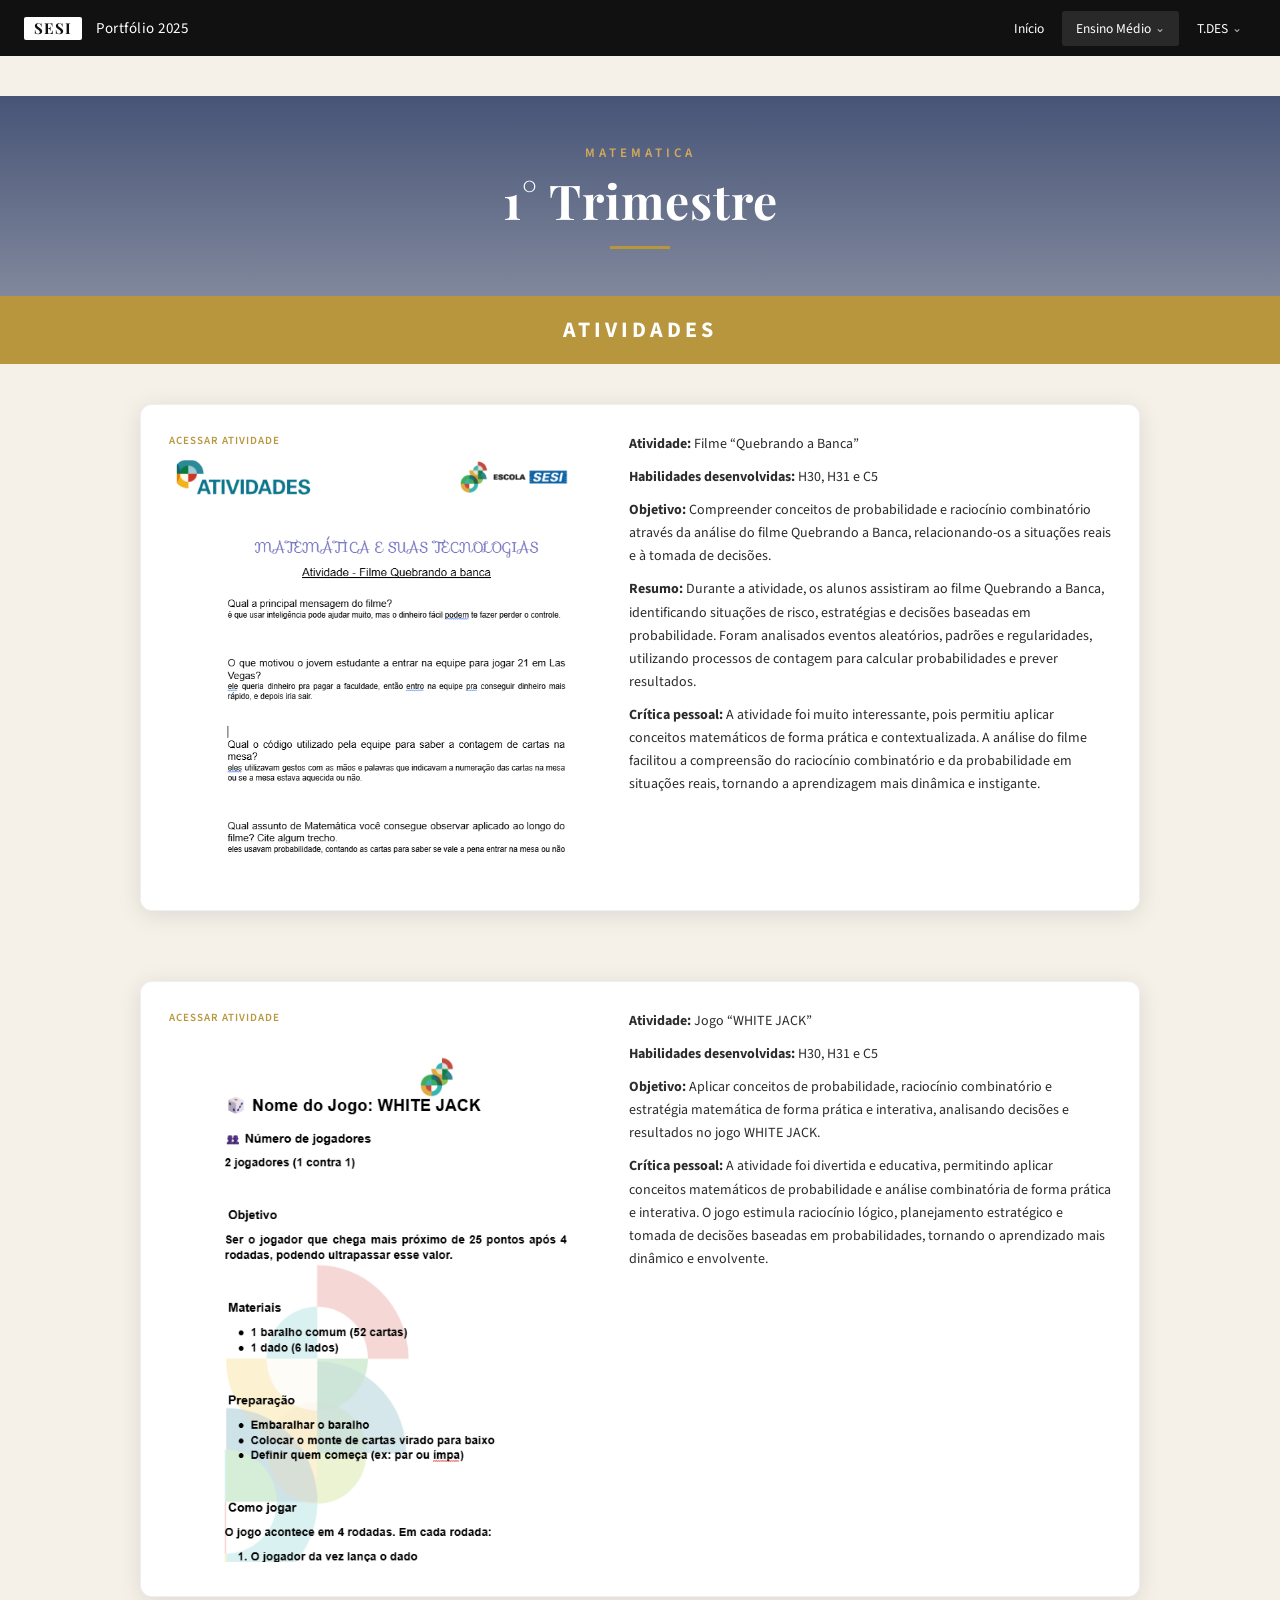
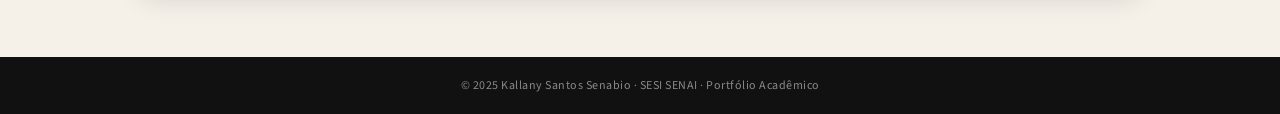
<file: matematica-trimestre1.html>
<!DOCTYPE html>
<html lang="pt-BR">
<head>
  <meta charset="UTF-8" />
  <meta name="viewport" content="width=device-width, initial-scale=1.0"/>
  <title>Matematica – 1° Trimestre | Portfólio 2025</title>
  <link rel="stylesheet" href="style.css" />
  <link href="https://fonts.googleapis.com/css2?family=Playfair+Display:wght@700&family=Source+Sans+3:wght@300;400;600&display=swap" rel="stylesheet"/>
</head>
<body>

  <nav class="navbar">
    <div class="nav-brand">
      <div class="logo-box">SESI</div>
      <span class="nav-title">Portfólio 2025</span>
    </div>
    <ul class="nav-links">
      <li><a href="index.html">Início</a></li>

      <li class="dropdown">
        <a href="#" class="active">Ensino Médio <span class="arrow">&#8964;</span></a>
        <ul class="dropdown-menu">
          <li class="dropdown sub-dropdown">
            <a href="#" >Natureza <span class="arrow">&#8964;</span></a>
            <ul class="dropdown-menu sub-menu">
              <li><a href="natureza-trimestre1.html" >1° Trimestre</a></li>
              <li><a href="natureza-trimestre2.html" >2° Trimestre</a></li>
              <li><a href="natureza-trimestre3.html" >3° Trimestre</a></li>
            </ul>
          </li>
          <li class="dropdown sub-dropdown">
            <a href="#" >Humanas <span class="arrow">&#8964;</span></a>
            <ul class="dropdown-menu sub-menu">
              <li><a href="humanas-trimestre1.html" >1° Trimestre</a></li>
              <li><a href="humanas-trimestre2.html" >2° Trimestre</a></li>
              <li><a href="humanas-trimestre3.html" >3° Trimestre</a></li>
            </ul>
          </li>
          <li class="dropdown sub-dropdown">
            <a href="#" class="active">Matematica <span class="arrow">&#8964;</span></a>
            <ul class="dropdown-menu sub-menu">
              <li><a href="matematica-trimestre1.html" class="active">1° Trimestre</a></li>
              <li><a href="matematica-trimestre2.html" >2° Trimestre</a></li>
              <li><a href="matematica-trimestre3.html" >3° Trimestre</a></li>
            </ul>
          </li>
          <li class="dropdown sub-dropdown">
            <a href="#" >Linguagens <span class="arrow">&#8964;</span></a>
            <ul class="dropdown-menu sub-menu">
              <li><a href="linguagens-trimestre1.html" >1° Trimestre</a></li>
              <li><a href="linguagens-trimestre2.html" >2° Trimestre</a></li>
              <li><a href="linguagens-trimestre3.html" >3° Trimestre</a></li>
            </ul>
          </li>
        </ul>
      </li>

      <li class="dropdown">
        <a href="#">T.DES <span class="arrow">&#8964;</span></a>
        <ul class="dropdown-menu">
          <li class="dropdown sub-dropdown">
            <a href="#">IOT <span class="arrow">&#8964;</span></a>
            <ul class="dropdown-menu sub-menu">
              <li><a href="iot-trimestre1.html">1° Trimestre</a></li>
              <li><a href="iot-trimestre2.html">2° Trimestre</a></li>
              <li><a href="iot-trimestre3.html">3° Trimestre</a></li>
            </ul>
          </li>
          <li class="dropdown sub-dropdown">
            <a href="#">Modelagem de Sistemas <span class="arrow">&#8964;</span></a>
            <ul class="dropdown-menu sub-menu">
              <li><a href="modelagem-trimestre1.html">1° Trimestre</a></li>
              <li><a href="modelagem-trimestre2.html">2° Trimestre</a></li>
              <li><a href="modelagem-trimestre3.html">3° Trimestre</a></li>
            </ul>
          </li>
          <li class="dropdown sub-dropdown">
            <a href="#">Banco de Dados <span class="arrow">&#8964;</span></a>
            <ul class="dropdown-menu sub-menu">
              <li><a href="bancodados-trimestre1.html">1° Trimestre</a></li>
              <li><a href="bancodados-trimestre2.html">2° Trimestre</a></li>
              <li><a href="bancodados-trimestre3.html">3° Trimestre</a></li>
            </ul>
          </li>
        </ul>
      </li>
    </ul>

    <button class="hamburger" id="hamburger" aria-label="Menu">
      <span></span><span></span><span></span>
    </button>
  </nav>

  <!-- ===== HERO ===== -->
  <section class="trimestre-hero" style="background-image: url('https://images.unsplash.com/photo-1509228468518-180dd4864904?w=1400&q=80');">
    <div class="trimestre-overlay" style="background: linear-gradient(to bottom, #1b2d5acc, #1b2d5a88);"></div>
    <div class="trimestre-content">
      <p class="trimestre-subject">Matematica</p>
      <h1>1° Trimestre</h1>
      <div class="hero-line"></div>
    </div>
  </section>

  <!-- ===== ATIVIDADES HEADER ===== -->
  <section class="atividades-header">
    <h2>ATIVIDADES</h2>
  </section>

   <!-- ===== ACTIVITY CARDS ===== -->
<section class="activity-section">

  <!-- Atividade 1 -->
  <div class="activity-card">
    <div class="embed-wrapper">
      <span class="embed-label">Acessar atividade</span>

      <!-- Botão com imagem -->
      <a href="https://docs.google.com/document/d/18EWp5pF5a56M4XF5NzeCIhCzZ5-TOk9PcBYcFkcDfyk/edit?usp=sharing" target="_blank">
        <img 
          src="matematica.png" 
          alt="Abrir atividade"
          class="activity-button-img">
      </a>

    </div>

    <div class="activity-info">
      <p><strong>Atividade:</strong> Filme “Quebrando a Banca”</p>
      <p><strong>Habilidades desenvolvidas:</strong> H30, H31 e C5 </p>
      <p><strong>Objetivo:</strong>  Compreender conceitos de probabilidade e raciocínio combinatório através da análise do filme Quebrando a Banca, relacionando-os a situações reais e à tomada de decisões.</p>
      <p><strong>Resumo:</strong> Durante a atividade, os alunos assistiram ao filme Quebrando a Banca, identificando situações de risco, estratégias e decisões baseadas em probabilidade. Foram analisados eventos aleatórios, padrões e regularidades, utilizando processos de contagem para calcular probabilidades e prever resultados.</p>
      <p><strong>Crítica pessoal:</strong> A atividade foi muito interessante, pois permitiu aplicar conceitos matemáticos de forma prática e contextualizada. A análise do filme facilitou a compreensão do raciocínio combinatório e da probabilidade em situações reais, tornando a aprendizagem mais dinâmica e instigante.</p>


    </div>
  </div>
</section>

    <!-- Atividade 2 -->
  <div class="activity-card">
    <div class="embed-wrapper">
      <span class="embed-label">Acessar atividade</span>

      <!-- Botão com imagem -->
      <a href="https://docs.google.com/document/d/1PLb5I2qy4barOVXsjBL4Y3xDMY-tEOVFpbayLYU-ACo/edit?usp=sharing" target="_blank">
        <img 
          src="white.png" 
          alt="Abrir atividade"
          class="activity-button-img">
      </a>

    </div>

    <div class="activity-info">
      <p><strong>Atividade:</strong> Jogo “WHITE JACK”</p>
      <p><strong>Habilidades desenvolvidas:</strong> H30, H31 e C5 </p>
      <p><strong>Objetivo:</strong> Aplicar conceitos de probabilidade, raciocínio combinatório e estratégia matemática de forma prática e interativa, analisando decisões e resultados no jogo WHITE JACK.</p>
      <p><strong>Crítica pessoal:</strong> A atividade foi divertida e educativa, permitindo aplicar conceitos matemáticos de probabilidade e análise combinatória de forma prática e interativa. O jogo estimula raciocínio lógico, planejamento estratégico e tomada de decisões baseadas em probabilidades, tornando o aprendizado mais dinâmico e envolvente.</p>
    </div>

  </div>
  

  <!-- ===== FOOTER ===== -->
  <footer class="footer">
    <p>© 2025 Kallany Santos Senabio · SESI SENAI · Portfólio Acadêmico</p>
  </footer>

  <script src="script.js"></script>
</body>
</html>
</file>
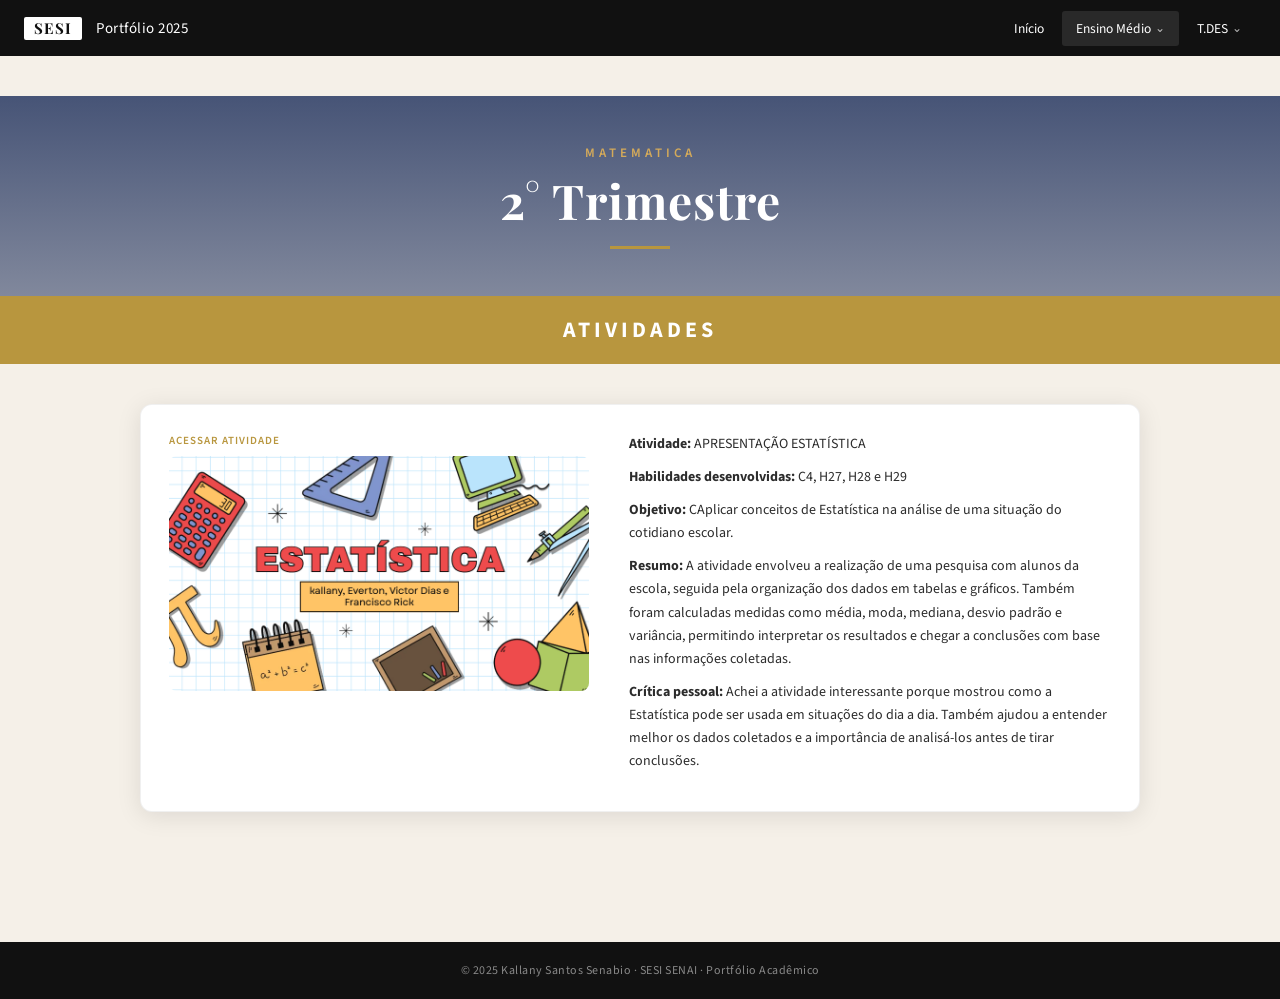
<file: matematica-trimestre2.html>
<!DOCTYPE html>
<html lang="pt-BR">
<head>
  <meta charset="UTF-8" />
  <meta name="viewport" content="width=device-width, initial-scale=1.0"/>
  <title>Matematica – 2° Trimestre | Portfólio 2025</title>
  <link rel="stylesheet" href="style.css" />
  <link href="https://fonts.googleapis.com/css2?family=Playfair+Display:wght@700&family=Source+Sans+3:wght@300;400;600&display=swap" rel="stylesheet"/>
</head>
<body>

  <nav class="navbar">
    <div class="nav-brand">
      <div class="logo-box">SESI</div>
      <span class="nav-title">Portfólio 2025</span>
    </div>
    <ul class="nav-links">
      <li><a href="index.html">Início</a></li>

      <li class="dropdown">
        <a href="#" class="active">Ensino Médio <span class="arrow">&#8964;</span></a>
        <ul class="dropdown-menu">
          <li class="dropdown sub-dropdown">
            <a href="#" >Natureza <span class="arrow">&#8964;</span></a>
            <ul class="dropdown-menu sub-menu">
              <li><a href="natureza-trimestre1.html" >1° Trimestre</a></li>
              <li><a href="natureza-trimestre2.html" >2° Trimestre</a></li>
              <li><a href="natureza-trimestre3.html" >3° Trimestre</a></li>
            </ul>
          </li>
          <li class="dropdown sub-dropdown">
            <a href="#" >Humanas <span class="arrow">&#8964;</span></a>
            <ul class="dropdown-menu sub-menu">
              <li><a href="humanas-trimestre1.html" >1° Trimestre</a></li>
              <li><a href="humanas-trimestre2.html" >2° Trimestre</a></li>
              <li><a href="humanas-trimestre3.html" >3° Trimestre</a></li>
            </ul>
          </li>
          <li class="dropdown sub-dropdown">
            <a href="#" class="active">Matematica <span class="arrow">&#8964;</span></a>
            <ul class="dropdown-menu sub-menu">
              <li><a href="matematica-trimestre1.html" class="active">1° Trimestre</a></li>
              <li><a href="matematica-trimestre2.html" >2° Trimestre</a></li>
              <li><a href="matematica-trimestre3.html" >3° Trimestre</a></li>
            </ul>
          </li>
          <li class="dropdown sub-dropdown">
            <a href="#" >Linguagens <span class="arrow">&#8964;</span></a>
            <ul class="dropdown-menu sub-menu">
              <li><a href="linguagens-trimestre1.html" >1° Trimestre</a></li>
              <li><a href="linguagens-trimestre2.html" >2° Trimestre</a></li>
              <li><a href="linguagens-trimestre3.html" >3° Trimestre</a></li>
            </ul>
          </li>
        </ul>
      </li>

      <li class="dropdown">
        <a href="#">T.DES <span class="arrow">&#8964;</span></a>
        <ul class="dropdown-menu">
          <li class="dropdown sub-dropdown">
            <a href="#">IOT <span class="arrow">&#8964;</span></a>
            <ul class="dropdown-menu sub-menu">
              <li><a href="iot-trimestre1.html">1° Trimestre</a></li>
              <li><a href="iot-trimestre2.html">2° Trimestre</a></li>
              <li><a href="iot-trimestre3.html">3° Trimestre</a></li>
            </ul>
          </li>
          <li class="dropdown sub-dropdown">
            <a href="#">Modelagem de Sistemas <span class="arrow">&#8964;</span></a>
            <ul class="dropdown-menu sub-menu">
              <li><a href="modelagem-trimestre1.html">1° Trimestre</a></li>
              <li><a href="modelagem-trimestre2.html">2° Trimestre</a></li>
              <li><a href="modelagem-trimestre3.html">3° Trimestre</a></li>
            </ul>
          </li>
          <li class="dropdown sub-dropdown">
            <a href="#">Banco de Dados <span class="arrow">&#8964;</span></a>
            <ul class="dropdown-menu sub-menu">
              <li><a href="bancodados-trimestre1.html">1° Trimestre</a></li>
              <li><a href="bancodados-trimestre2.html">2° Trimestre</a></li>
              <li><a href="bancodados-trimestre3.html">3° Trimestre</a></li>
            </ul>
          </li>
        </ul>
      </li>
    </ul>

    <button class="hamburger" id="hamburger" aria-label="Menu">
      <span></span><span></span><span></span>
    </button>
  </nav>

  <!-- ===== HERO ===== -->
  <section class="trimestre-hero" style="background-image: url('https://images.unsplash.com/photo-1509228468518-180dd4864904?w=1400&q=80');">
    <div class="trimestre-overlay" style="background: linear-gradient(to bottom, #1b2d5acc, #1b2d5a88);"></div>
    <div class="trimestre-content">
      <p class="trimestre-subject">Matematica</p>
      <h1>2° Trimestre</h1>
      <div class="hero-line"></div>
    </div>
  </section>

  <!-- ===== ATIVIDADES HEADER ===== -->
  <section class="atividades-header">
    <h2>ATIVIDADES</h2>
  </section>

   <!-- ===== ACTIVITY CARDS ===== -->
<section class="activity-section">

  <!-- Atividade 1 -->
  <div class="activity-card">
    <div class="embed-wrapper">
      <span class="embed-label">Acessar atividade</span>

      <!-- Botão com imagem -->
      <a href="https://canva.link/1wq6b1onv1z0uvh" target="_blank">
        <img 
          src="estatistica.png" 
          alt="Abrir atividade"
          class="activity-button-img">
      </a>

    </div>

    <div class="activity-info">
      <p><strong>Atividade:</strong> APRESENTAÇÃO ESTATÍSTICA</p>
      <p><strong>Habilidades desenvolvidas:</strong> C4, H27, H28 e H29 </p>
      <p><strong>Objetivo:</strong>  CAplicar conceitos de Estatística na análise de uma situação do cotidiano escolar.</p>
      <p><strong>Resumo:</strong> A atividade envolveu a realização de uma pesquisa com alunos da escola, seguida pela organização dos dados em tabelas e gráficos. Também foram calculadas medidas como média, moda, mediana, desvio padrão e variância, permitindo interpretar os resultados e chegar a conclusões com base nas informações coletadas.</p>
      <p><strong>Crítica pessoal:</strong> Achei a atividade interessante porque mostrou como a Estatística pode ser usada em situações do dia a dia. Também ajudou a entender melhor os dados coletados e a importância de analisá-los antes de tirar conclusões.</p>


    </div>
  </div>
</section>


  <!-- ===== FOOTER ===== -->
  <footer class="footer">
    <p>© 2025 Kallany Santos Senabio · SESI SENAI · Portfólio Acadêmico</p>
  </footer>

  <script src="script.js"></script>
</body>
</html>
</file>
<file: style.css>
/* ========================================
   PORTFÓLIO 2025 – Kallany Senabio
   style.css
   ======================================== */

/* --- RESET & VARIABLES --- */
*, *::before, *::after {
  box-sizing: border-box;
  margin: 0;
  padding: 0;
}

:root {
  --black:      #111111;
  --dark:       #1a1a1a;
  --gold:       #b8963e;
  --gold-light: #d4aa5a;
  --cream:      #f5f0e8;
  --text:       #2c2c2c;
  --text-muted: #555555;
  --white:      #ffffff;
  --nav-h:      56px;
}

html {
  scroll-behavior: smooth;
}

body {
  font-family: 'Source Sans 3', sans-serif;
  background: var(--cream);
  color: var(--text);
  overflow-x: hidden;
}

/* ========================================
   NAVBAR
   ======================================== */
.navbar {
  position: sticky;
  top: 0;
  z-index: 1000;
  display: flex;
  align-items: center;
  justify-content: space-between;
  background: var(--black);
  height: var(--nav-h);
  padding: 0 24px;
  gap: 16px;
  overflow: visible;
}

.nav-brand {
  display: flex;
  align-items: center;
  gap: 14px;
  flex-shrink: 0;
}

.logo-box {
  background: var(--white);
  color: var(--black);
  font-family: 'Playfair Display', serif;
  font-size: 15px;
  font-weight: 700;
  letter-spacing: 1px;
  padding: 4px 10px;
  border-radius: 2px;
  line-height: 1;
}

.nav-title {
  color: var(--white);
  font-size: 15px;
  font-weight: 400;
  letter-spacing: 0.5px;
}

.nav-links {
  display: flex;
  align-items: center;
  list-style: none;
  gap: 4px;
}

.nav-links > li > a {
  color: var(--white);
  text-decoration: none;
  font-size: 13.5px;
  font-weight: 400;
  padding: 8px 14px;
  border-radius: 3px;
  transition: background 0.2s;
  display: flex;
  align-items: center;
  gap: 4px;
  white-space: nowrap;
}

.nav-links > li > a.active,
.nav-links > li > a:hover {
  background: rgba(255,255,255,0.1);
}

.arrow {
  font-size: 12px;
  opacity: 0.7;
}

/* --- Dropdown --- */
.dropdown {
  position: relative;
}

.dropdown-menu {
  display: none;
  position: absolute;
  top: 100%;
  left: 0;
  background: var(--dark);
  list-style: none;
  min-width: 240px;
  width: max-content;
  border-top: 2px solid var(--gold);
  z-index: 9999;
  animation: fadeDown 0.15s ease;
  box-shadow: 0 8px 24px rgba(0,0,0,0.3);
}

/* Last nav item (T.DES) aligns dropdown to the right so it doesn't overflow */
.nav-links > li:last-child > .dropdown-menu {
  left: auto;
  right: 0;
}

@keyframes fadeDown {
  from { opacity: 0; transform: translateY(-6px); }
  to   { opacity: 1; transform: translateY(0); }
}

.dropdown:hover > .dropdown-menu {
  display: block;
}

.dropdown-menu li a {
  display: flex;
  align-items: center;
  justify-content: space-between;
  padding: 10px 16px;
  color: var(--white);
  text-decoration: none;
  font-size: 13px;
  transition: background 0.15s, color 0.15s;
  gap: 8px;
  white-space: nowrap;
}

.dropdown-menu li a:hover {
  background: rgba(184,150,62,0.15);
  color: var(--gold-light);
}

/* Sub-dropdown — abre para baixo, dentro do menu pai */
.sub-dropdown .sub-menu {
  display: none;
  position: static;
  background: rgba(255,255,255,0.05);
  min-width: 100%;
  border-top: none;
  border-left: 3px solid var(--gold);
  margin-left: 12px;
}

.sub-dropdown:hover > .sub-menu {
  display: block;
}

.sub-dropdown > a {
  justify-content: space-between;
}

.sub-dropdown > a .arrow {
  transition: transform 0.2s;
}

.sub-dropdown:hover > a .arrow {
  transform: rotate(180deg);
}

/* Hamburger (mobile) */
.hamburger {
  display: none;
  flex-direction: column;
  gap: 5px;
  background: none;
  border: none;
  cursor: pointer;
  padding: 6px;
}
.hamburger span {
  display: block;
  width: 24px;
  height: 2px;
  background: var(--white);
  border-radius: 2px;
  transition: 0.3s;
}

/* ========================================
   HERO
   ======================================== */
.hero {
  position: relative;
  height: 420px;
  background-image: url('https://images.unsplash.com/photo-1555949963-aa79dcee981c?w=1400&q=80');
  background-size: cover;
  background-position: center;
  display: flex;
  align-items: center;
  justify-content: center;
}

.hero-overlay {
  position: absolute;
  inset: 0;
  background: rgba(0,0,0,0.55);
}

.hero-content {
  position: relative;
  text-align: center;
}

.hero-name {
  font-family: 'Playfair Display', serif;
  font-size: clamp(36px, 6vw, 64px);
  color: var(--white);
  letter-spacing: 1px;
  text-shadow: 0 2px 12px rgba(0,0,0,0.5);
  animation: fadeUp 0.8s ease both;
}

.hero-line {
  width: 60px;
  height: 3px;
  background: var(--gold);
  margin: 14px auto 0;
  animation: fadeUp 0.8s 0.2s ease both;
}

@keyframes fadeUp {
  from { opacity: 0; transform: translateY(16px); }
  to   { opacity: 1; transform: translateY(0); }
}

/* ========================================
   CTA BUTTONS
   ======================================== */
.cta-buttons {
  display: flex;
  gap: 16px;
  padding: 28px 40px;
  background: var(--cream);
  flex-wrap: wrap;
}

.cta-btn {
  flex: 1;
  min-width: 200px;
  text-align: center;
  background: var(--gold);
  color: var(--white);
  text-decoration: none;
  font-size: 14px;
  font-weight: 600;
  letter-spacing: 0.5px;
  padding: 14px 24px;
  border-radius: 3px;
  transition: background 0.2s, transform 0.15s;
}

.cta-btn:hover {
  background: var(--gold-light);
  transform: translateY(-2px);
}

/* ========================================
   DIVIDER
   ======================================== */
.divider {
  border: none;
  border-top: 1px dashed #c9bfa8;
  margin: 0 40px;
}

/* ========================================
   ABOUT
   ======================================== */
.about {
  padding: 40px 40px 32px;
  max-width: 900px;
  margin: 0 auto;
}

.about-text p {
  font-size: 15px;
  line-height: 1.75;
  color: var(--text);
  margin-bottom: 16px;
}

.about-text p:first-child {
  font-weight: 600;
  font-size: 16px;
}

.sign {
  margin-top: 8px;
  font-style: italic;
  color: var(--text-muted) !important;
}

/* ========================================
   GALLERY
   ======================================== */
.gallery {
  display: grid;
  grid-template-columns: repeat(3, 1fr);
  gap: 24px;
  padding: 32px 40px 40px;
}

.gallery-item {
  display: flex;
  flex-direction: column;
  align-items: center;
  gap: 10px;
}

.gallery-img {
  width: 100%;
  aspect-ratio: 4 / 3;
  border-radius: 6px;
  object-fit: cover;
  background: #ccc;
}

/* Placeholder colors when no real images */
.dog     { background: linear-gradient(135deg, #6b4c3b 0%, #3d2b1f 100%); }
.friends { background: linear-gradient(135deg, #7a8c9e 0%, #3a4f60 100%); }
.child   { background: linear-gradient(135deg, #9abecc 0%, #4a8096 100%); }

.gallery-label {
  font-size: 15px;
  font-weight: 700;
  color: var(--text);
  text-align: center;
  font-family: 'Playfair Display', serif;
}

/* ========================================
   TRIMESTRE HERO
   ======================================== */
.trimestre-hero {
  position: relative;
  height: 200px;
  background-image: url('https://images.unsplash.com/photo-1557804506-669a67965ba0?w=1400&q=80&auto=format&fit=crop');
  background-size: cover;
  background-position: center top;
  display: flex;
  align-items: center;
  justify-content: center;
  margin-top: 40px;
}

.trimestre-overlay {
  position: absolute;
  inset: 0;
  background: rgba(0,0,0,0.4);
}

.trimestre-content {
  position: relative;
  text-align: center;
}

.trimestre-content h2,
.trimestre-content h1 {
  font-family: 'Playfair Display', serif;
  font-size: clamp(28px, 5vw, 48px);
  color: var(--white);
  letter-spacing: 1px;
}

.trimestre-subject {
  font-family: 'Source Sans 3', sans-serif;
  font-size: 13px;
  font-weight: 600;
  letter-spacing: 4px;
  text-transform: uppercase;
  color: var(--gold-light);
  margin-bottom: 6px;
}

/* ========================================
   ATIVIDADES HEADER
   ======================================== */
.atividades-header {
  background: var(--gold);
  text-align: center;
  padding: 18px;
  margin-bottom: 0;
}

.atividades-header h2 {
  color: var(--white);
  font-family: 'Source Sans 3', sans-serif;
  font-size: 22px;
  font-weight: 700;
  letter-spacing: 4px;
}

/* ========================================
   ACTIVITY CARD
   ======================================== */
.activity-section {
  background: var(--cream);
  padding: 40px;
  display: flex;
  flex-direction: column;
  gap: 24px;
}

.activity-card {
  display: grid;
  grid-template-columns: 420px 1fr;
  gap: 40px;
  align-items: start;
  background: var(--white);
  border-radius: 12px;
  padding: 28px;
  box-shadow: 0 4px 24px rgba(0,0,0,0.10);
  max-width: 1000px;
  border: 1px solid rgba(0,0,0,0.06);
  margin: 0 auto;
  width: 100%;
  margin-bottom: 30px;
  transition: box-shadow 0.2s, transform 0.2s;
}

.activity-card:hover {
  box-shadow: 0 8px 32px rgba(0,0,0,0.13);
  transform: translateY(-2px);
}

/* Embed area */
.embed-wrapper {
  width: 100%;
  display: flex;
  flex-direction: column;
  gap: 8px;
}

.embed-label {
  font-size: 11px;
  font-weight: 600;
  letter-spacing: 1px;
  text-transform: uppercase;
  color: var(--gold);
}

.embed-frame {
  width: 100%;
  aspect-ratio: 4/3;
  border: none;
  border-radius: 8px;
  background: #f0ece4;
  display: block;
}

.embed-frame-wide {
  aspect-ratio: 16/9;
}

/* Activity text */
.activity-info p {
  font-size: 14px;
  line-height: 1.65;
  color: var(--text);
  margin-bottom: 10px;
}

.activity-info p strong {
  font-weight: 700;
}

.activity-button-img {
  width: 500px;     /* controla o tamanho */
  max-width: 100%;
  height: auto;
  border-radius: 8px;
  align-self: flex-start; /* impede de esticar */
}

/* ========================================
   FOOTER
   ======================================== */
.footer {
  background: var(--black);
  color: rgba(255,255,255,0.5);
  text-align: center;
  padding: 20px;
  font-size: 12px;
  margin-top: 60px;
  letter-spacing: 0.5px;
}

/* ========================================
   RESPONSIVE
   ======================================== */
@media (max-width: 900px) {
  .gallery {
    grid-template-columns: repeat(2, 1fr);
  }

  .activity-card {
    grid-template-columns: 1fr;
  }
}

@media (max-width: 700px) {
  .nav-links {
    display: none;
    flex-direction: column;
    position: absolute;
    top: var(--nav-h);
    left: 0;
    right: 0;
    background: var(--dark);
    padding: 12px 0;
    gap: 0;
  }

  .nav-links.open {
    display: flex;
  }

  .nav-links > li > a {
    padding: 12px 20px;
  }

  .hamburger {
    display: flex;
  }

  .dropdown-menu {
    position: static;
    border-top: none;
    border-left: 3px solid var(--gold);
    background: rgba(255,255,255,0.04);
  }

  /* sub-menu já é static por padrão */

  .cta-buttons {
    flex-direction: column;
    padding: 20px;
  }

  .about {
    padding: 28px 20px;
  }

  .gallery {
    grid-template-columns: 1fr;
    padding: 24px 20px;
  }

  .activity-section {
    padding: 20px;
  }

  .divider {
    margin: 0 20px;
  }
}

/* ========================================
   EMPTY STATE
   ======================================== */
.empty-state {
  text-align: center;
  padding: 60px 20px;
  color: var(--text-muted);
  background: var(--white);
  border-radius: 8px;
  max-width: 1000px;
  box-shadow: 0 2px 12px rgba(0,0,0,0.06);
}

.empty-icon {
  font-size: 48px;
  margin-bottom: 12px;
}

.empty-state p {
  font-size: 16px;
  font-weight: 600;
  margin-bottom: 6px;
  color: var(--text);
}

.empty-state span {
  font-size: 13px;
  color: var(--text-muted);
}
</file>
